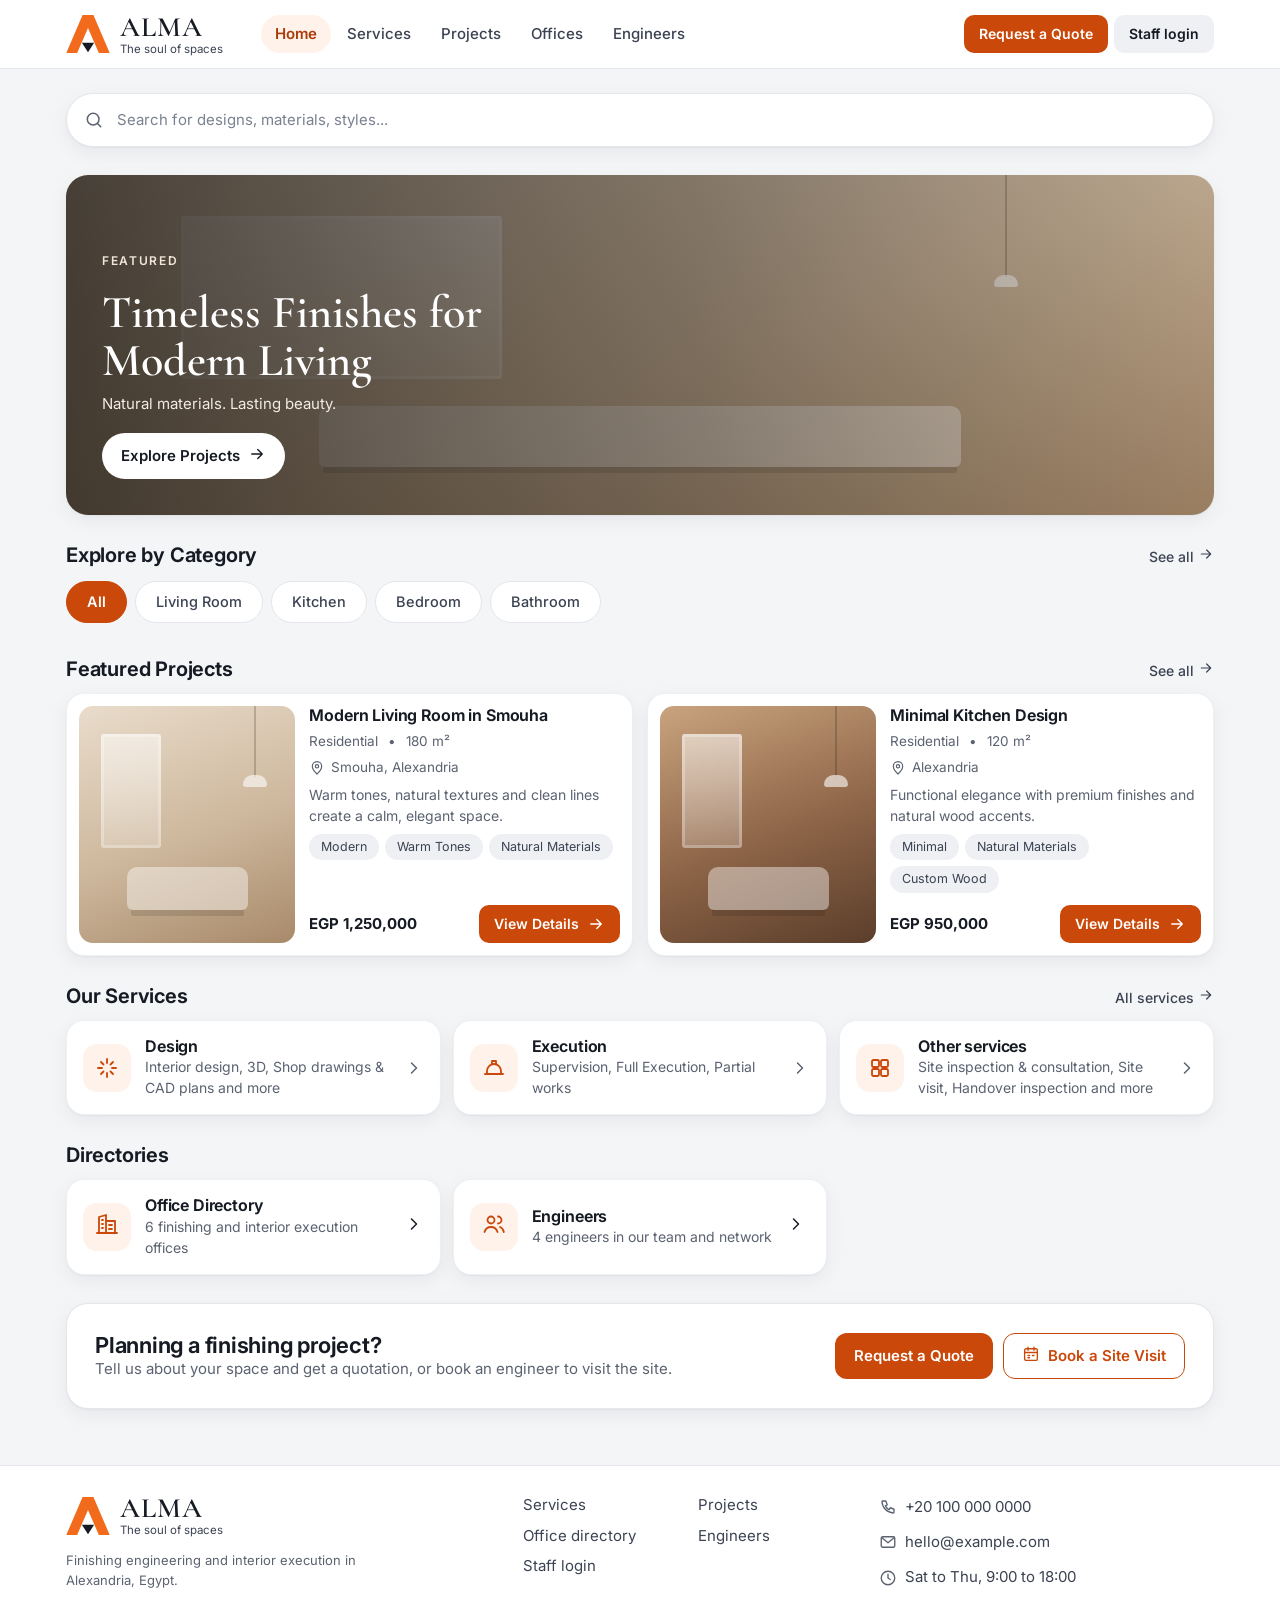
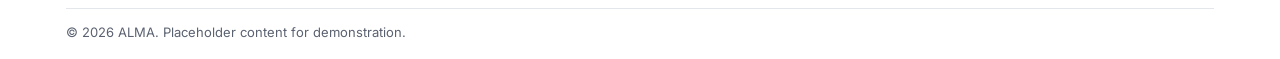
<file: index.html>
<!DOCTYPE html>
<html lang="en">
<head>
  <meta charset="utf-8">
  <meta name="viewport" content="width=device-width, initial-scale=1, viewport-fit=cover">
  <title>ALMA | The soul of spaces</title>
  <meta name="description" content="ALMA finishing engineering: interior design, execution and site supervision in Alexandria.">
  <meta name="theme-color" content="#FFFFFF">
  <link rel="icon" href="assets/favicon.svg" type="image/svg+xml">
  <!-- Optional font CDN (Google Fonts). Remove these 3 lines to use system fonts. -->
  <link rel="preconnect" href="https://fonts.googleapis.com">
  <link rel="preconnect" href="https://fonts.gstatic.com" crossorigin>
  <link href="https://fonts.googleapis.com/css2?family=Cormorant+Garamond:wght@500;600&family=Inter:wght@400;500;600;700&display=swap" rel="stylesheet">
  <link rel="stylesheet" href="css/styles.css">
</head>
<body data-page="home" data-tab="home" data-nav="public">
  <a class="skip-link" href="#main">Skip to content</a>
  <div id="app-header"></div>

  <main id="main" class="page container" tabindex="-1">

    <form class="search-bar" action="projects.html" role="search">
      <label for="home-search" class="sr-only">Search projects</label>
      <span data-icon="search"></span>
      <input id="home-search" name="q" type="search" placeholder="Search for designs, materials, styles..." autocomplete="off">
    </form>

    <section class="hero" aria-labelledby="hero-title">
      <div class="hero-media" id="hero-media"></div>
      <div class="hero-content">
        <p class="eyebrow" id="hero-eyebrow">Featured</p>
        <h1 id="hero-title" class="display">Timeless Finishes for Modern Living</h1>
        <p id="hero-sub">Natural materials. Lasting beauty.</p>
        <a class="btn btn-light btn-pill" href="projects.html">Explore Projects <span data-icon="arrowRight"></span></a>
      </div>
    </section>

    <section aria-labelledby="cat-title">
      <div class="section-head">
        <h2 id="cat-title">Explore by Category</h2>
        <a class="see-all" href="projects.html">See all <span data-icon="arrowRight"></span></a>
      </div>
      <nav id="home-categories" class="chip-row" aria-label="Project categories"></nav>
    </section>

    <section aria-labelledby="featured-title">
      <div class="section-head">
        <h2 id="featured-title">Featured Projects</h2>
        <a class="see-all" href="projects.html">See all <span data-icon="arrowRight"></span></a>
      </div>
      <div id="featured-list" class="card-list grid-2"></div>
    </section>

    <section aria-labelledby="services-title">
      <div class="section-head">
        <h2 id="services-title">Our Services</h2>
        <a class="see-all" href="services.html">All services <span data-icon="arrowRight"></span></a>
      </div>
      <div id="services-preview" class="tile-grid"></div>
    </section>

    <section aria-labelledby="dir-title">
      <div class="section-head"><h2 id="dir-title">Directories</h2></div>
      <div class="tile-grid">
        <a class="card tile" href="offices.html" style="text-decoration:none">
          <span class="tile-icon"><span data-icon="building"></span></span>
          <div><h3>Office Directory</h3><p id="office-count">Finishing and interior execution offices</p></div>
          <span data-icon="chevronRight"></span>
        </a>
        <a class="card tile" href="engineers.html" style="text-decoration:none">
          <span class="tile-icon"><span data-icon="users"></span></span>
          <div><h3>Engineers</h3><p id="engineer-count">Our team and network</p></div>
          <span data-icon="chevronRight"></span>
        </a>
      </div>
    </section>

    <section class="cta-band" aria-labelledby="cta-title">
      <div>
        <h2 id="cta-title">Planning a finishing project?</h2>
        <p class="muted">Tell us about your space and get a quotation, or book an engineer to visit the site.</p>
      </div>
      <div class="cta-actions">
        <button type="button" class="btn btn-primary" data-quote="quote">Request a Quote</button>
        <button type="button" class="btn btn-outline" data-quote="visit" data-service="site-visit"><span data-icon="calendar"></span>Book a Site Visit</button>
      </div>
    </section>
  </main>

  <div id="app-footer"></div>
  <div id="app-bottom-nav"></div>

  <script src="js/data.js"></script>
  <script src="js/app.js"></script>
  <script src="js/pages/home.js"></script>
</body>
</html>
</file>
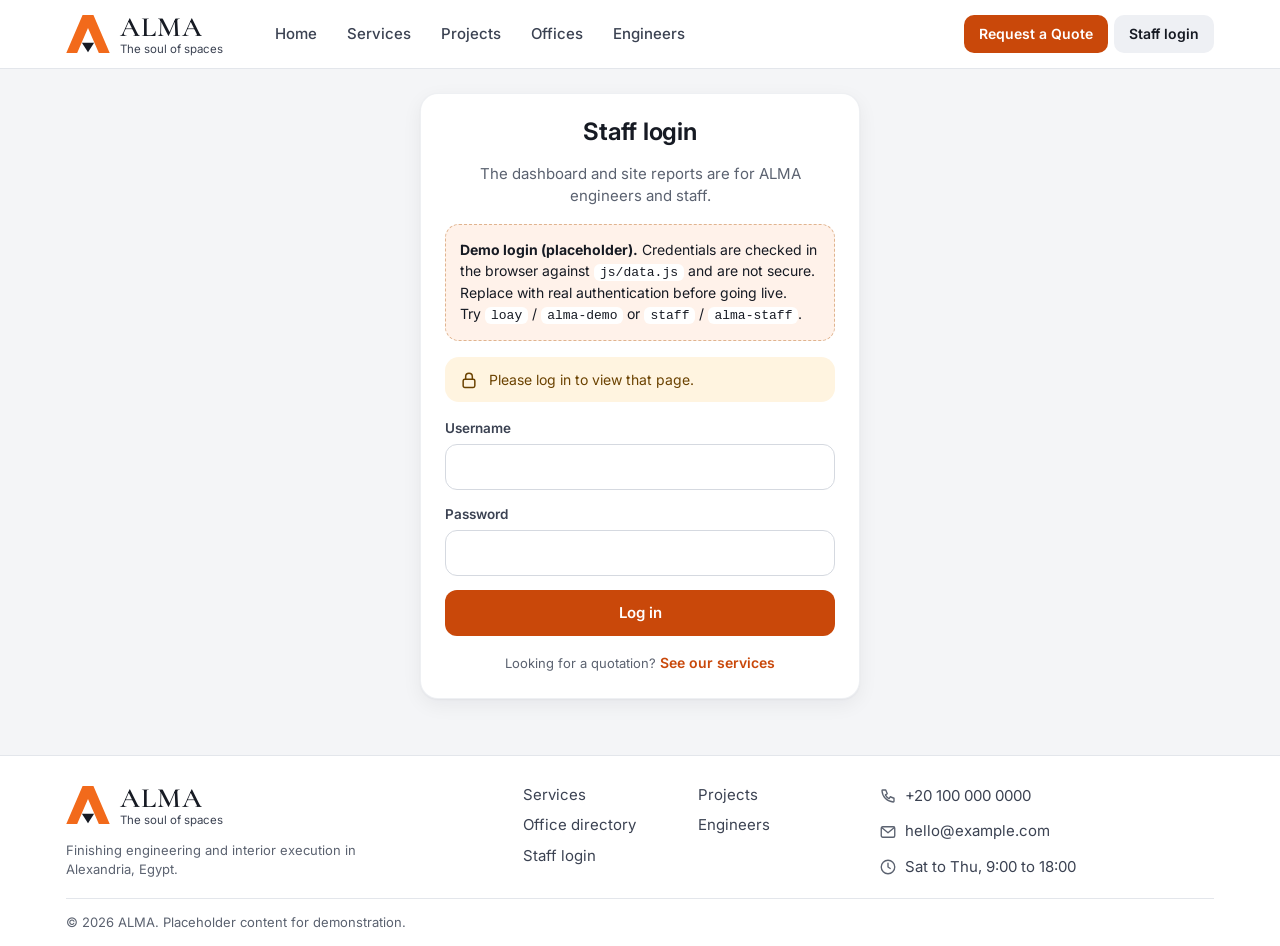
<file: dashboard.html>
<!DOCTYPE html>
<html lang="en">
<head>
  <meta charset="utf-8">
  <meta name="viewport" content="width=device-width, initial-scale=1, viewport-fit=cover">
  <title>Dashboard | ALMA</title>
  <meta name="description" content="Engineer dashboard.">
  <meta name="theme-color" content="#FFFFFF">
  <link rel="icon" href="assets/favicon.svg" type="image/svg+xml">
  <!-- Optional font CDN (Google Fonts). Remove these 3 lines to use system fonts. -->
  <link rel="preconnect" href="https://fonts.googleapis.com">
  <link rel="preconnect" href="https://fonts.gstatic.com" crossorigin>
  <link href="https://fonts.googleapis.com/css2?family=Cormorant+Garamond:wght@500;600&family=Inter:wght@400;500;600;700&display=swap" rel="stylesheet">
  <link rel="stylesheet" href="css/styles.css">
</head>
<body data-page="dashboard" data-tab="home" data-nav="staff" data-protected="true">
  <a class="skip-link" href="#main">Skip to content</a>
  <div id="app-header"></div>

  <main id="main" class="page container" tabindex="-1">

    <div id="dashboard-view"></div>
  </main>

  <div id="app-footer"></div>
  <div id="app-bottom-nav"></div>

  <script src="js/data.js"></script>
  <script src="js/app.js"></script>
  <script src="js/pages/dashboard.js"></script>
</body>
</html>
</file>
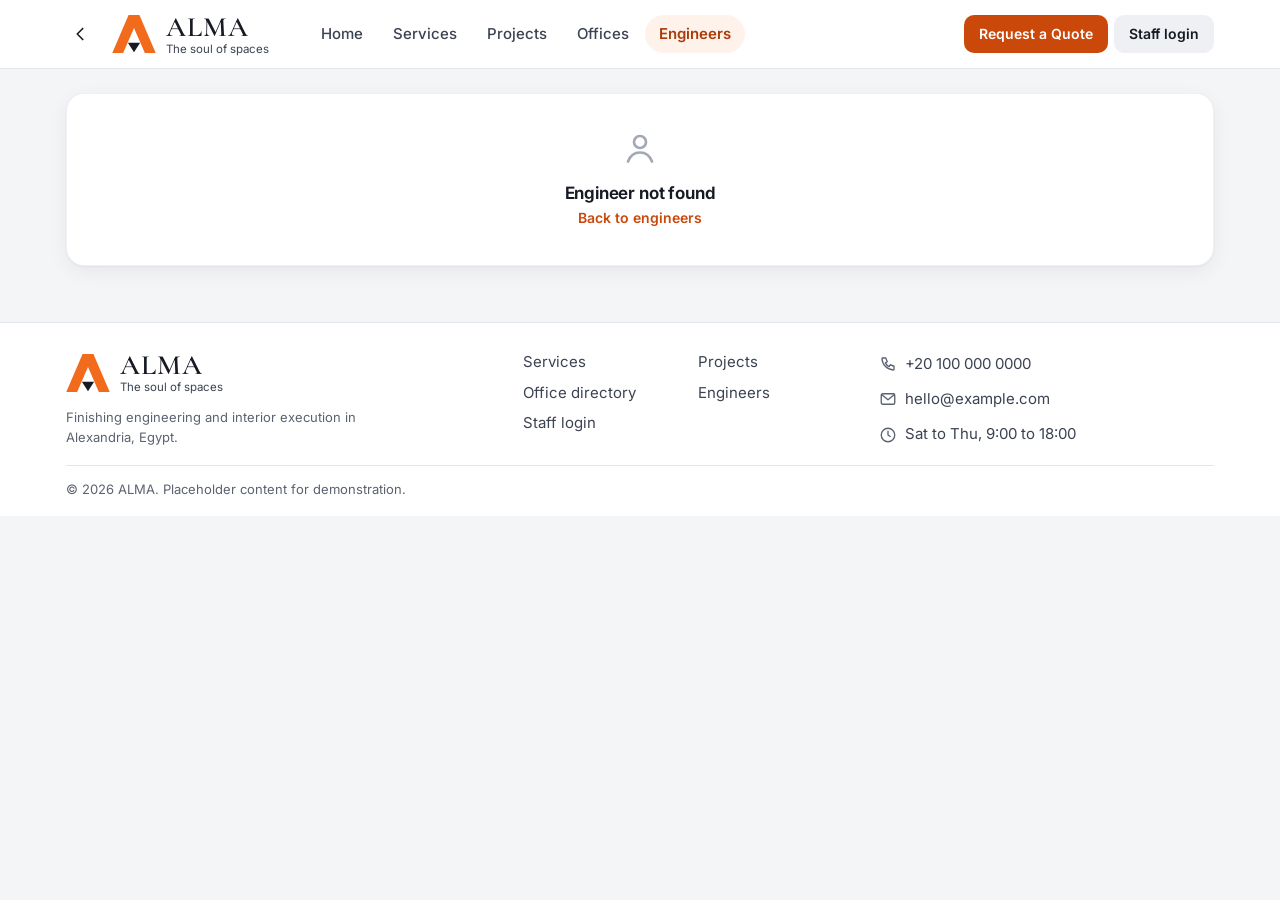
<file: engineer.html>
<!DOCTYPE html>
<html lang="en">
<head>
  <meta charset="utf-8">
  <meta name="viewport" content="width=device-width, initial-scale=1, viewport-fit=cover">
  <title>Engineer profile | ALMA</title>
  <meta name="description" content="Engineer profile and completed projects.">
  <meta name="theme-color" content="#FFFFFF">
  <link rel="icon" href="assets/favicon.svg" type="image/svg+xml">
  <!-- Optional font CDN (Google Fonts). Remove these 3 lines to use system fonts. -->
  <link rel="preconnect" href="https://fonts.googleapis.com">
  <link rel="preconnect" href="https://fonts.gstatic.com" crossorigin>
  <link href="https://fonts.googleapis.com/css2?family=Cormorant+Garamond:wght@500;600&family=Inter:wght@400;500;600;700&display=swap" rel="stylesheet">
  <link rel="stylesheet" href="css/styles.css">
</head>
<body data-page="engineers" data-tab="profile" data-nav="public" data-back="engineers.html">
  <a class="skip-link" href="#main">Skip to content</a>
  <div id="app-header"></div>

  <main id="main" class="page container" tabindex="-1">

    <div id="engineer-profile"></div>
  </main>

  <div id="app-footer"></div>
  <div id="app-bottom-nav"></div>

  <script src="js/data.js"></script>
  <script src="js/app.js"></script>
  <script src="js/pages/engineer.js"></script>
</body>
</html>
</file>
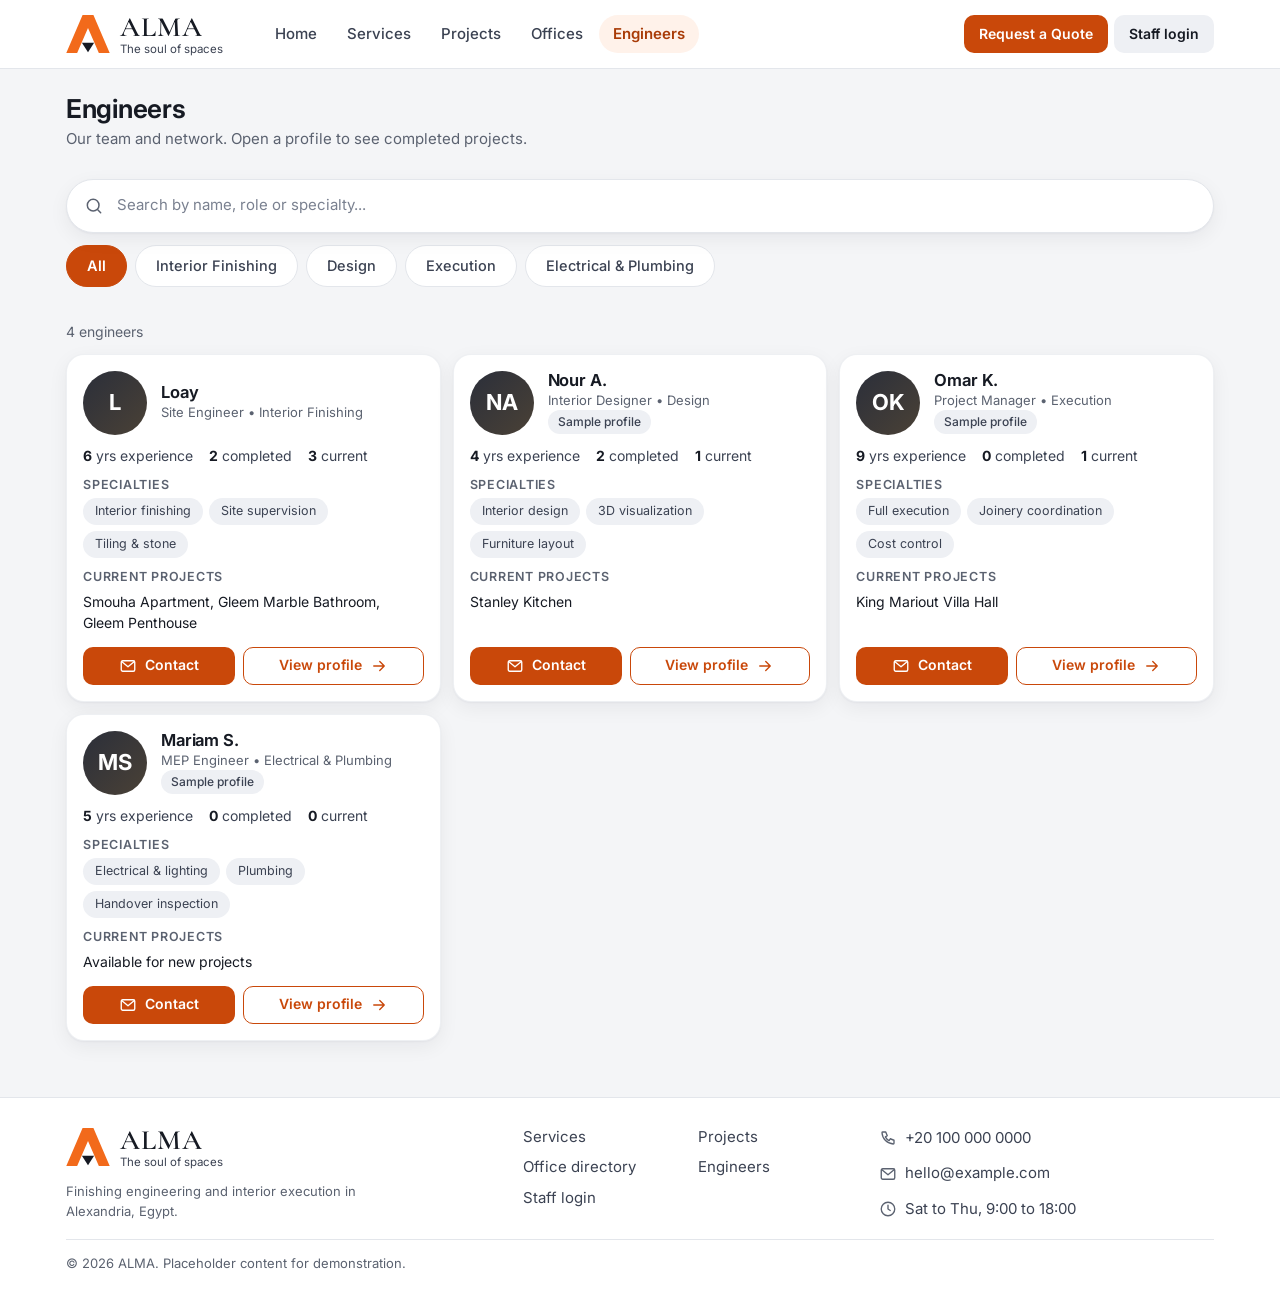
<file: engineers.html>
<!DOCTYPE html>
<html lang="en">
<head>
  <meta charset="utf-8">
  <meta name="viewport" content="width=device-width, initial-scale=1, viewport-fit=cover">
  <title>Engineers | ALMA</title>
  <meta name="description" content="ALMA engineers and network.">
  <meta name="theme-color" content="#FFFFFF">
  <link rel="icon" href="assets/favicon.svg" type="image/svg+xml">
  <!-- Optional font CDN (Google Fonts). Remove these 3 lines to use system fonts. -->
  <link rel="preconnect" href="https://fonts.googleapis.com">
  <link rel="preconnect" href="https://fonts.gstatic.com" crossorigin>
  <link href="https://fonts.googleapis.com/css2?family=Cormorant+Garamond:wght@500;600&family=Inter:wght@400;500;600;700&display=swap" rel="stylesheet">
  <link rel="stylesheet" href="css/styles.css">
</head>
<body data-page="engineers" data-tab="explore" data-nav="public">
  <a class="skip-link" href="#main">Skip to content</a>
  <div id="app-header"></div>

  <main id="main" class="page container" tabindex="-1">

    <header class="page-head">
      <div>
        <h1>Engineers</h1>
        <p>Our team and network. Open a profile to see completed projects.</p>
      </div>
    </header>

    <div class="toolbar">
      <form class="search-bar" role="search" onsubmit="return false">
        <label for="eng-search" class="sr-only">Search engineers by name, role or specialty</label>
        <span data-icon="search"></span>
        <input id="eng-search" type="search" placeholder="Search by name, role or specialty..." autocomplete="off">
      </form>
      <div id="eng-filter" aria-label="Filter by discipline"></div>
    </div>

    <section aria-labelledby="eng-results">
      <h2 id="eng-results" class="sr-only">Engineers</h2>
      <p class="results-count" id="eng-count" aria-live="polite"></p>
      <div id="eng-list" class="dir-grid" style="margin-top:12px"></div>
    </section>
  </main>

  <div id="app-footer"></div>
  <div id="app-bottom-nav"></div>

  <script src="js/data.js"></script>
  <script src="js/app.js"></script>
  <script src="js/pages/engineers.js"></script>
</body>
</html>
</file>
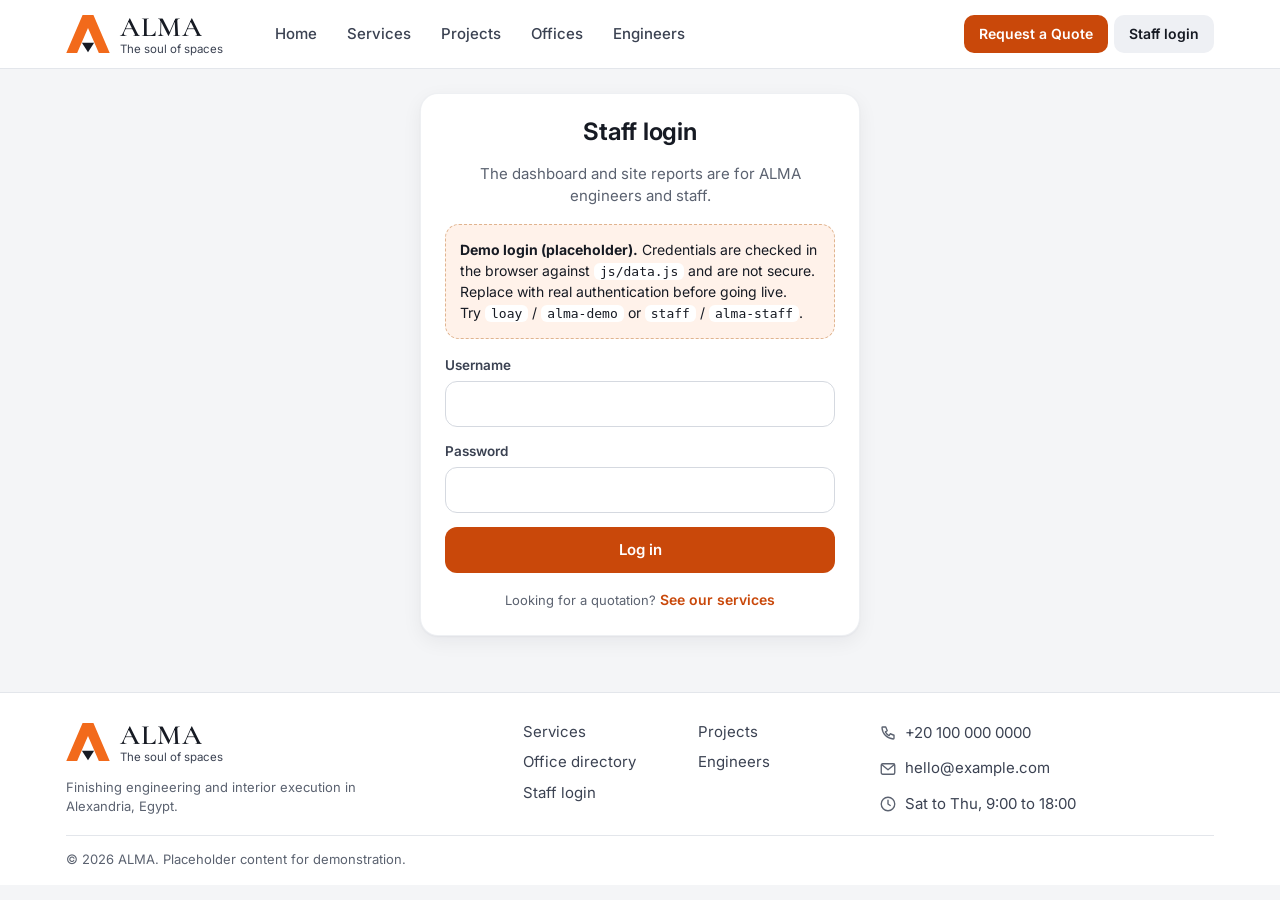
<file: login.html>
<!DOCTYPE html>
<html lang="en">
<head>
  <meta charset="utf-8">
  <meta name="viewport" content="width=device-width, initial-scale=1, viewport-fit=cover">
  <title>Staff login | ALMA</title>
  <meta name="description" content="Staff and engineer login.">
  <meta name="theme-color" content="#FFFFFF">
  <link rel="icon" href="assets/favicon.svg" type="image/svg+xml">
  <!-- Optional font CDN (Google Fonts). Remove these 3 lines to use system fonts. -->
  <link rel="preconnect" href="https://fonts.googleapis.com">
  <link rel="preconnect" href="https://fonts.gstatic.com" crossorigin>
  <link href="https://fonts.googleapis.com/css2?family=Cormorant+Garamond:wght@500;600&family=Inter:wght@400;500;600;700&display=swap" rel="stylesheet">
  <link rel="stylesheet" href="css/styles.css">
</head>
<body data-page="login" data-tab="profile" data-nav="public">
  <a class="skip-link" href="#main">Skip to content</a>
  <div id="app-header"></div>

  <main id="main" class="page container" tabindex="-1">

    <div class="login-wrap">
      <section class="card login-card" aria-labelledby="login-title">
        <h1 id="login-title">Staff login</h1>
        <p class="muted" style="text-align:center">The dashboard and site reports are for ALMA engineers and staff.</p>

        <div class="demo-box" role="note">
          <strong>Demo login (placeholder).</strong> Credentials are checked in the browser against <code>js/data.js</code> and are not secure.
          Replace with real authentication before going live.<br>
          Try <code>loay</code> / <code>alma-demo</code> or <code>staff</code> / <code>alma-staff</code>.
        </div>

        <form id="login-form" class="form-grid" style="grid-template-columns:1fr" novalidate>
          <div class="field"><label for="username">Username</label><input id="username" name="username" autocomplete="username" required></div>
          <div class="field"><label for="password">Password</label><input id="password" name="password" type="password" autocomplete="current-password" required></div>
          <p class="error-text" id="login-error" role="alert" hidden></p>
          <button type="submit" class="btn btn-primary btn-block">Log in</button>
        </form>
        <p class="muted small" style="text-align:center">Looking for a quotation? <a href="services.html" class="text-link">See our services</a></p>
      </section>
    </div>
  </main>

  <div id="app-footer"></div>
  <div id="app-bottom-nav"></div>

  <script src="js/data.js"></script>
  <script src="js/app.js"></script>
  <script src="js/pages/login.js"></script>
</body>
</html>
</file>
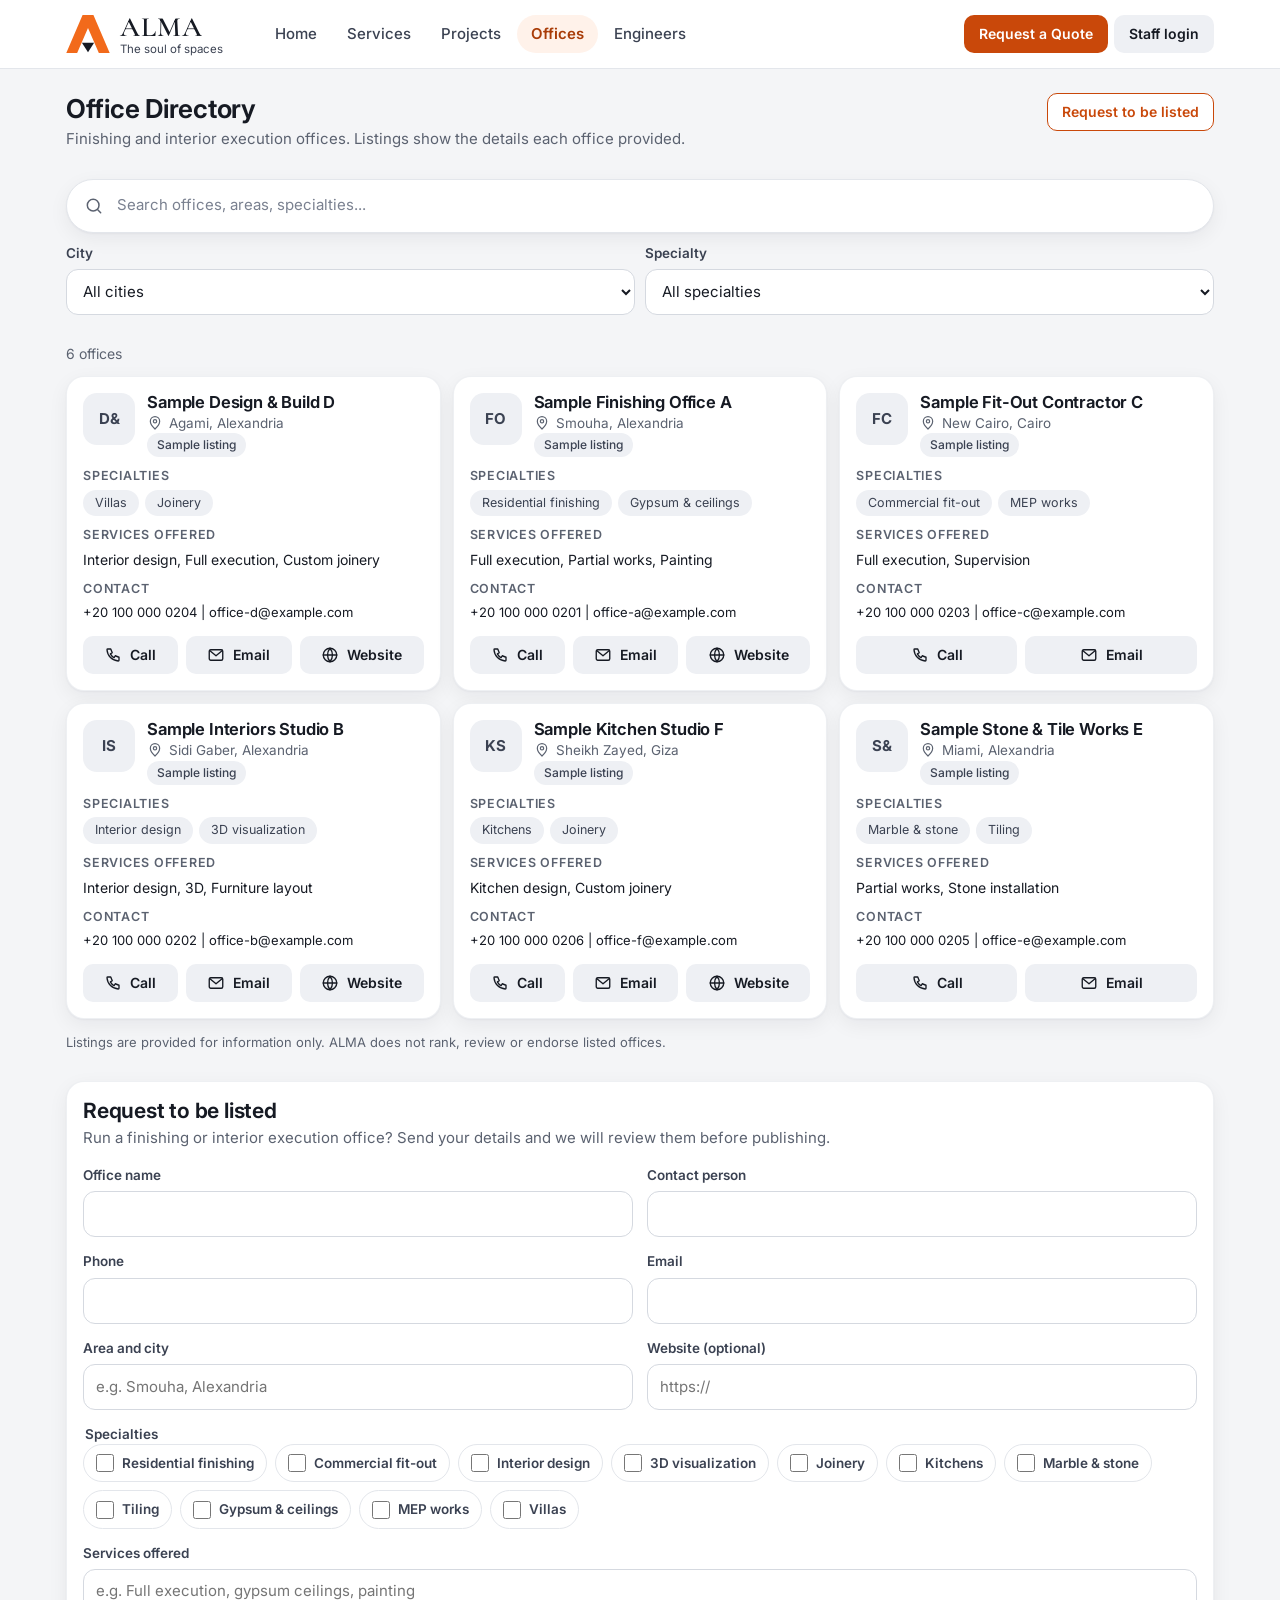
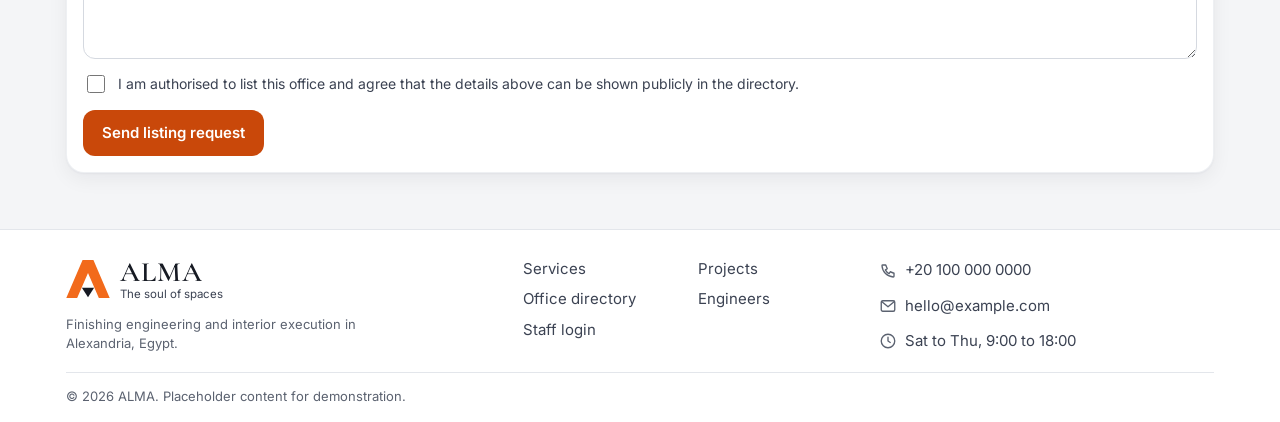
<file: offices.html>
<!DOCTYPE html>
<html lang="en">
<head>
  <meta charset="utf-8">
  <meta name="viewport" content="width=device-width, initial-scale=1, viewport-fit=cover">
  <title>Office Directory | ALMA</title>
  <meta name="description" content="Directory of finishing and interior execution offices.">
  <meta name="theme-color" content="#FFFFFF">
  <link rel="icon" href="assets/favicon.svg" type="image/svg+xml">
  <!-- Optional font CDN (Google Fonts). Remove these 3 lines to use system fonts. -->
  <link rel="preconnect" href="https://fonts.googleapis.com">
  <link rel="preconnect" href="https://fonts.gstatic.com" crossorigin>
  <link href="https://fonts.googleapis.com/css2?family=Cormorant+Garamond:wght@500;600&family=Inter:wght@400;500;600;700&display=swap" rel="stylesheet">
  <link rel="stylesheet" href="css/styles.css">
</head>
<body data-page="offices" data-tab="explore" data-nav="public">
  <a class="skip-link" href="#main">Skip to content</a>
  <div id="app-header"></div>

  <main id="main" class="page container" tabindex="-1">

    <header class="page-head">
      <div>
        <h1>Office Directory</h1>
        <p>Finishing and interior execution offices. Listings show the details each office provided.</p>
      </div>
      <a class="btn btn-outline btn-sm" href="#listing-form-wrap">Request to be listed</a>
    </header>

    <div class="toolbar">
      <form class="search-bar" role="search" onsubmit="return false">
        <label for="office-search" class="sr-only">Search offices by name, area, specialty or service</label>
        <span data-icon="search"></span>
        <input id="office-search" type="search" placeholder="Search offices, areas, specialties..." autocomplete="off">
      </form>
      <div class="toolbar-row">
        <div class="field"><label for="office-city">City</label><select id="office-city"></select></div>
        <div class="field"><label for="office-specialty">Specialty</label><select id="office-specialty"></select></div>
      </div>
    </div>

    <section aria-labelledby="office-results">
      <h2 id="office-results" class="sr-only">Offices</h2>
      <p class="results-count" id="office-count" aria-live="polite"></p>
      <div id="office-list" class="dir-grid" style="margin-top:12px"></div>
      <p class="muted small" style="margin-top:14px">Listings are provided for information only. ALMA does not rank, review or endorse listed offices.</p>
    </section>

    <section class="card card-pad" id="listing-form-wrap" aria-labelledby="listing-title" style="scroll-margin-top:84px">
      <h2 id="listing-title" style="font-size:21px">Request to be listed</h2>
      <p class="muted" style="margin:4px 0 16px">Run a finishing or interior execution office? Send your details and we will review them before publishing.</p>
      <form id="listing-form" class="form-grid" novalidate>
        <div class="field"><label for="l-name">Office name</label><input id="l-name" name="officeName" required autocomplete="organization"></div>
        <div class="field"><label for="l-person">Contact person</label><input id="l-person" name="contactPerson" required autocomplete="name"></div>
        <div class="field"><label for="l-phone">Phone</label><input id="l-phone" name="phone" type="tel" required autocomplete="tel" pattern="\+?[0-9 ]{7,}"></div>
        <div class="field"><label for="l-email">Email</label><input id="l-email" name="email" type="email" required autocomplete="email"></div>
        <div class="field"><label for="l-location">Area and city</label><input id="l-location" name="location" required placeholder="e.g. Smouha, Alexandria"></div>
        <div class="field"><label for="l-website">Website (optional)</label><input id="l-website" name="website" type="url" placeholder="https://"></div>
        <fieldset class="field field-wide">
          <legend>Specialties</legend>
          <div class="check-grid" id="l-specialties"></div>
        </fieldset>
        <div class="field field-wide"><label for="l-services">Services offered</label><textarea id="l-services" name="services" rows="3" required placeholder="e.g. Full execution, gypsum ceilings, painting"></textarea></div>
        <label class="check-line field-wide"><input type="checkbox" name="consent" required> I am authorised to list this office and agree that the details above can be shown publicly in the directory.</label>
        <p class="error-text field-wide" id="listing-error" role="alert" hidden></p>
        <div class="field-wide"><button type="submit" class="btn btn-primary">Send listing request</button></div>
      </form>
    </section>
  </main>

  <div id="app-footer"></div>
  <div id="app-bottom-nav"></div>

  <script src="js/data.js"></script>
  <script src="js/app.js"></script>
  <script src="js/pages/offices.js"></script>
</body>
</html>
</file>
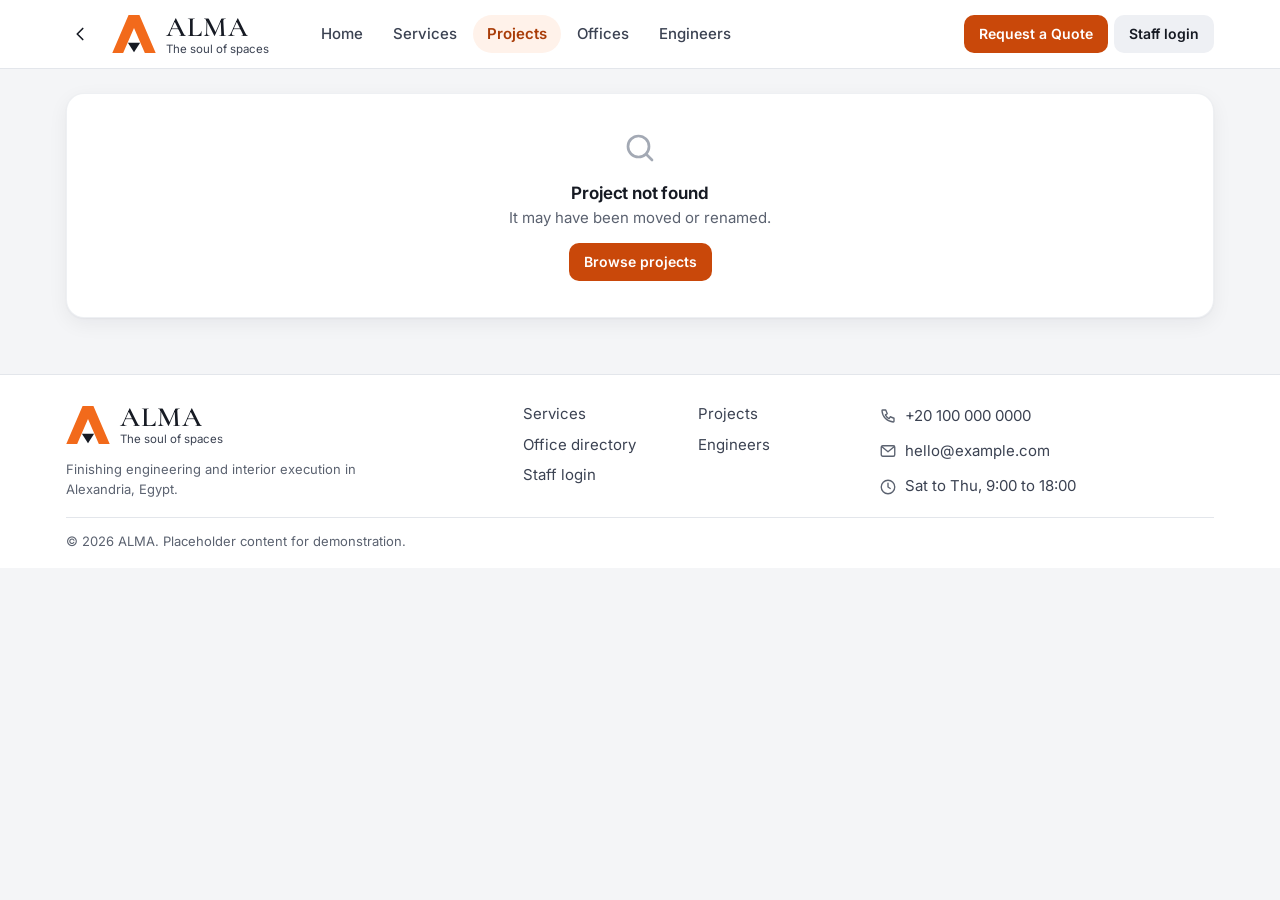
<file: project.html>
<!DOCTYPE html>
<html lang="en">
<head>
  <meta charset="utf-8">
  <meta name="viewport" content="width=device-width, initial-scale=1, viewport-fit=cover">
  <title>Project | ALMA</title>
  <meta name="description" content="Project details, gallery and materials.">
  <meta name="theme-color" content="#FFFFFF">
  <link rel="icon" href="assets/favicon.svg" type="image/svg+xml">
  <!-- Optional font CDN (Google Fonts). Remove these 3 lines to use system fonts. -->
  <link rel="preconnect" href="https://fonts.googleapis.com">
  <link rel="preconnect" href="https://fonts.gstatic.com" crossorigin>
  <link href="https://fonts.googleapis.com/css2?family=Cormorant+Garamond:wght@500;600&family=Inter:wght@400;500;600;700&display=swap" rel="stylesheet">
  <link rel="stylesheet" href="css/styles.css">
</head>
<body data-page="projects" data-tab="explore" data-nav="public" data-back="projects.html">
  <a class="skip-link" href="#main">Skip to content</a>
  <div id="app-header"></div>

  <main id="main" class="page container" tabindex="-1">

    <div id="project-detail"></div>
  </main>

  <div id="app-footer"></div>
  <div id="app-bottom-nav"></div>

  <script src="js/data.js"></script>
  <script src="js/app.js"></script>
  <script src="js/pages/project.js"></script>
</body>
</html>
</file>
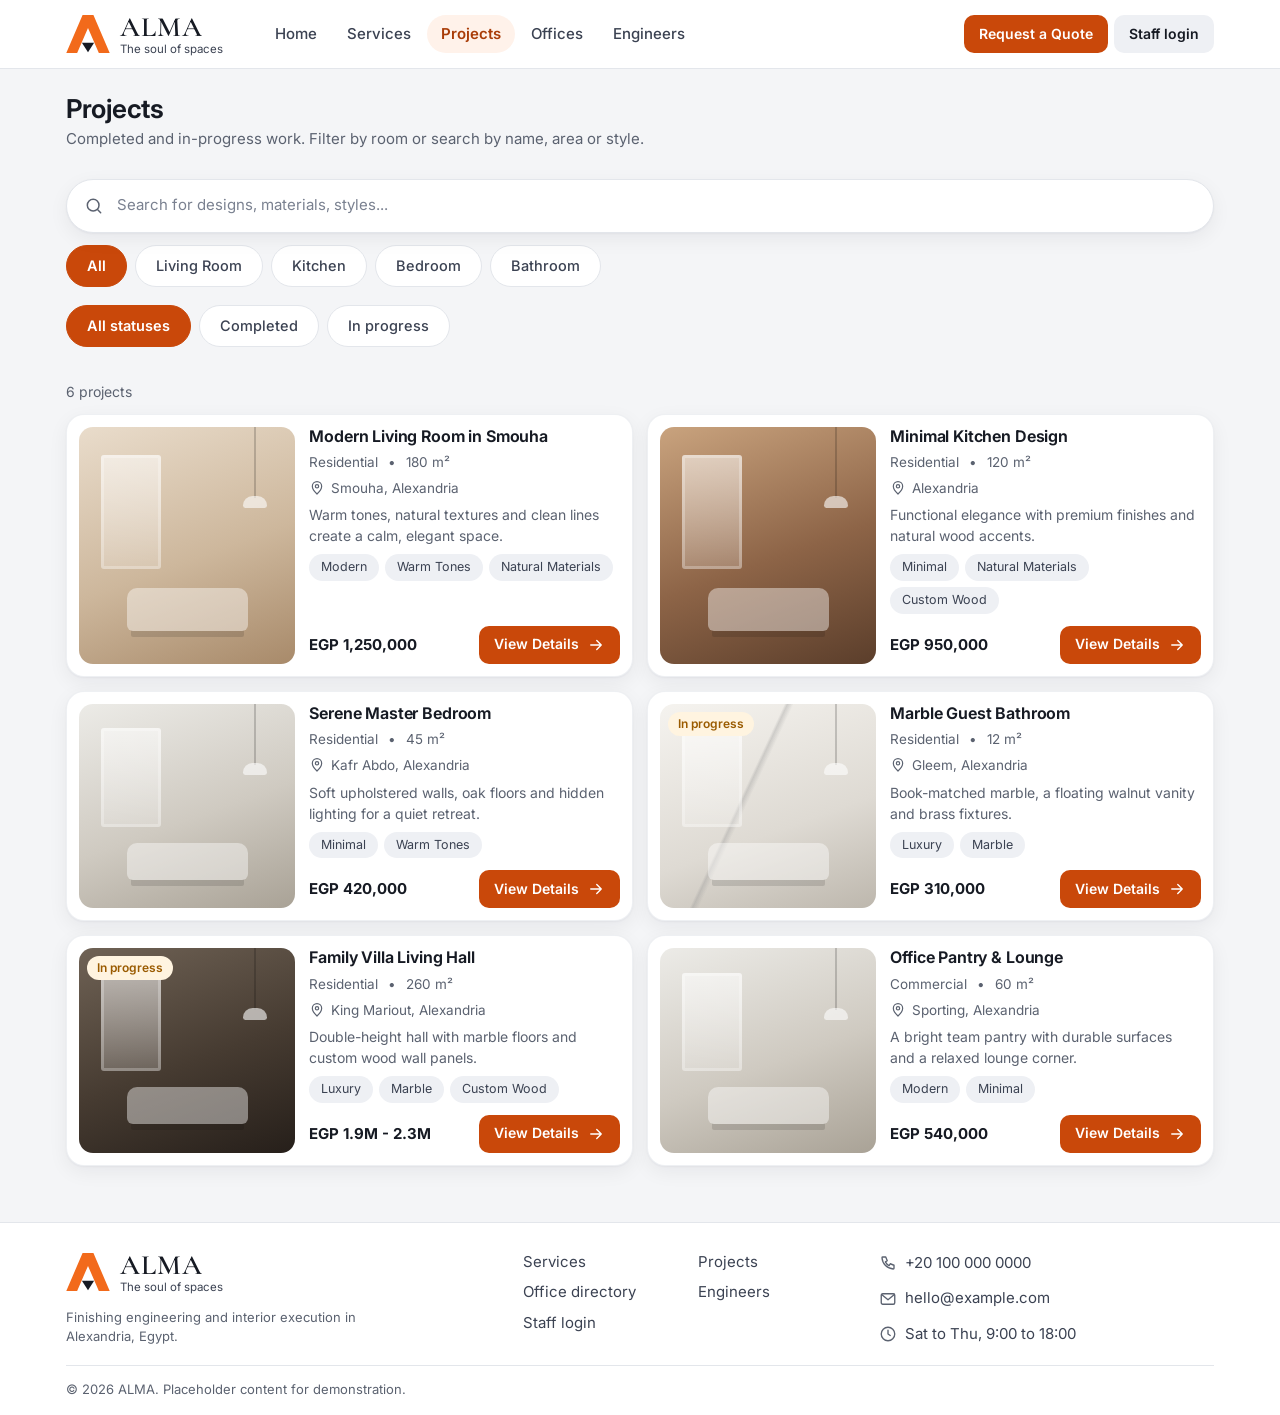
<file: projects.html>
<!DOCTYPE html>
<html lang="en">
<head>
  <meta charset="utf-8">
  <meta name="viewport" content="width=device-width, initial-scale=1, viewport-fit=cover">
  <title>Projects | ALMA</title>
  <meta name="description" content="Completed and in-progress finishing projects by ALMA.">
  <meta name="theme-color" content="#FFFFFF">
  <link rel="icon" href="assets/favicon.svg" type="image/svg+xml">
  <!-- Optional font CDN (Google Fonts). Remove these 3 lines to use system fonts. -->
  <link rel="preconnect" href="https://fonts.googleapis.com">
  <link rel="preconnect" href="https://fonts.gstatic.com" crossorigin>
  <link href="https://fonts.googleapis.com/css2?family=Cormorant+Garamond:wght@500;600&family=Inter:wght@400;500;600;700&display=swap" rel="stylesheet">
  <link rel="stylesheet" href="css/styles.css">
</head>
<body data-page="projects" data-tab="explore" data-nav="public">
  <a class="skip-link" href="#main">Skip to content</a>
  <div id="app-header"></div>

  <main id="main" class="page container" tabindex="-1">

    <header class="page-head">
      <div>
        <h1 id="projects-title">Projects</h1>
        <p id="projects-sub">Completed and in-progress work. Filter by room or search by name, area or style.</p>
      </div>
    </header>

    <div class="toolbar">
      <form class="search-bar" role="search" onsubmit="return false">
        <label for="project-search" class="sr-only">Search projects by title, location or tag</label>
        <span data-icon="search"></span>
        <input id="project-search" type="search" placeholder="Search for designs, materials, styles..." autocomplete="off">
      </form>
      <div id="category-filter" aria-label="Filter by category"></div>
      <div id="status-filter" aria-label="Filter by status"></div>
    </div>

    <section aria-labelledby="results-label">
      <h2 id="results-label" class="sr-only">Results</h2>
      <p class="results-count" id="results-count" aria-live="polite"></p>
      <div id="project-list" class="card-list grid-2" style="margin-top:12px"></div>
    </section>
  </main>

  <div id="app-footer"></div>
  <div id="app-bottom-nav"></div>

  <script src="js/data.js"></script>
  <script src="js/app.js"></script>
  <script src="js/pages/projects.js"></script>
</body>
</html>
</file>
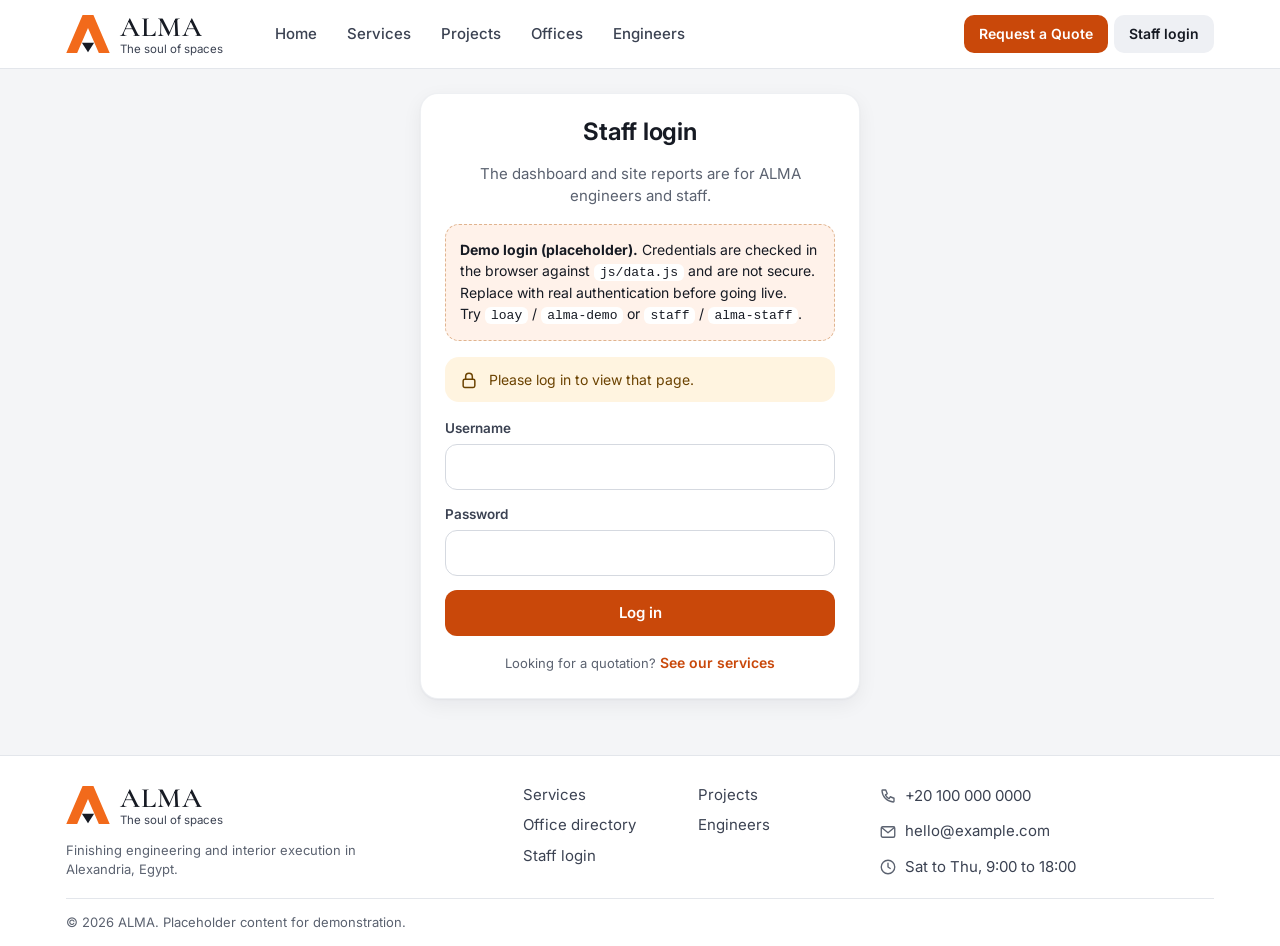
<file: reports.html>
<!DOCTYPE html>
<html lang="en">
<head>
  <meta charset="utf-8">
  <meta name="viewport" content="width=device-width, initial-scale=1, viewport-fit=cover">
  <title>Site Reports | ALMA</title>
  <meta name="description" content="Daily journal and weekly site reports.">
  <meta name="theme-color" content="#FFFFFF">
  <link rel="icon" href="assets/favicon.svg" type="image/svg+xml">
  <!-- Optional font CDN (Google Fonts). Remove these 3 lines to use system fonts. -->
  <link rel="preconnect" href="https://fonts.googleapis.com">
  <link rel="preconnect" href="https://fonts.gstatic.com" crossorigin>
  <link href="https://fonts.googleapis.com/css2?family=Cormorant+Garamond:wght@500;600&family=Inter:wght@400;500;600;700&display=swap" rel="stylesheet">
  <link rel="stylesheet" href="css/styles.css">
</head>
<body data-page="reports" data-tab="calendar" data-nav="staff" data-protected="true">
  <a class="skip-link" href="#main">Skip to content</a>
  <div id="app-header"></div>

  <main id="main" class="page container" tabindex="-1">

    <header class="page-head no-print">
      <div>
        <h1>Site Reports</h1>
        <p>Daily journal and weekly summaries, per site.</p>
      </div>
      <button type="button" class="btn btn-primary btn-sm" id="new-entry"><span data-icon="plus"></span>New journal entry</button>
    </header>

    <div class="toolbar no-print">
      <div class="segmented" role="tablist" aria-label="Report type">
        <button type="button" role="tab" id="tab-daily" aria-controls="daily-panel" aria-selected="true">Daily</button>
        <button type="button" role="tab" id="tab-weekly" aria-controls="weekly-panel" aria-selected="false" tabindex="-1">Weekly</button>
      </div>
      <div class="toolbar-row">
        <div class="field"><label for="site-select">Site</label><select id="site-select"></select></div>
        <div class="field" id="date-wrap"><label for="date-input">Date</label><input id="date-input" type="date"></div>
        <div class="field" id="week-wrap" hidden><label for="week-select">Week (Sat to Fri)</label><select id="week-select"></select></div>
      </div>
      <div id="recent-days" aria-label="Days with entries"></div>
      <div class="report-actions">
        <button type="button" class="btn btn-ghost btn-sm" id="export-csv"><span data-icon="download"></span>Export CSV</button>
        <button type="button" class="btn btn-ghost btn-sm" id="print-report"><span data-icon="printer"></span>Print / Save as PDF</button>
      </div>
    </div>

    <div class="print-only" id="print-title"></div>
    <section id="daily-panel" role="tabpanel" aria-labelledby="tab-daily"></section>
    <section id="weekly-panel" role="tabpanel" aria-labelledby="tab-weekly" hidden></section>
  </main>

  <div id="app-footer"></div>
  <div id="app-bottom-nav"></div>

  <script src="js/data.js"></script>
  <script src="js/app.js"></script>
  <script src="js/pages/reports.js"></script>
</body>
</html>
</file>
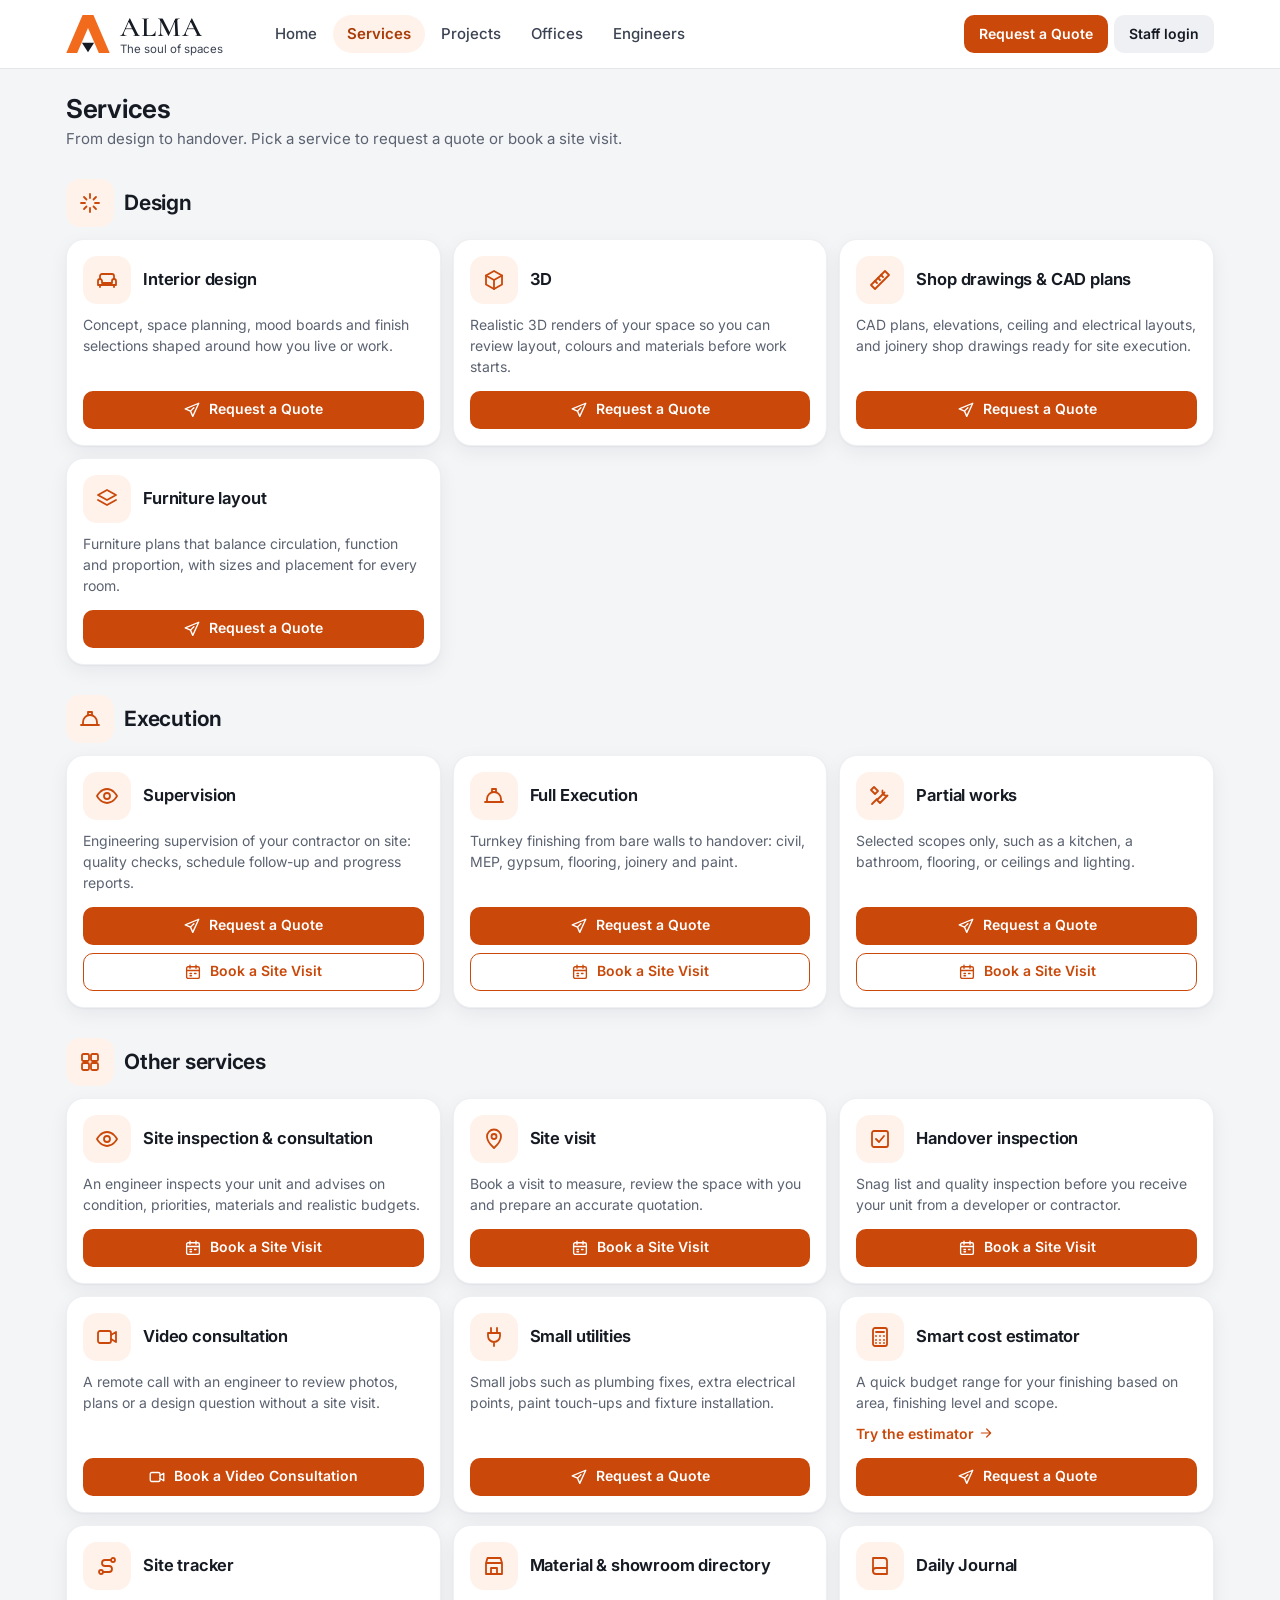
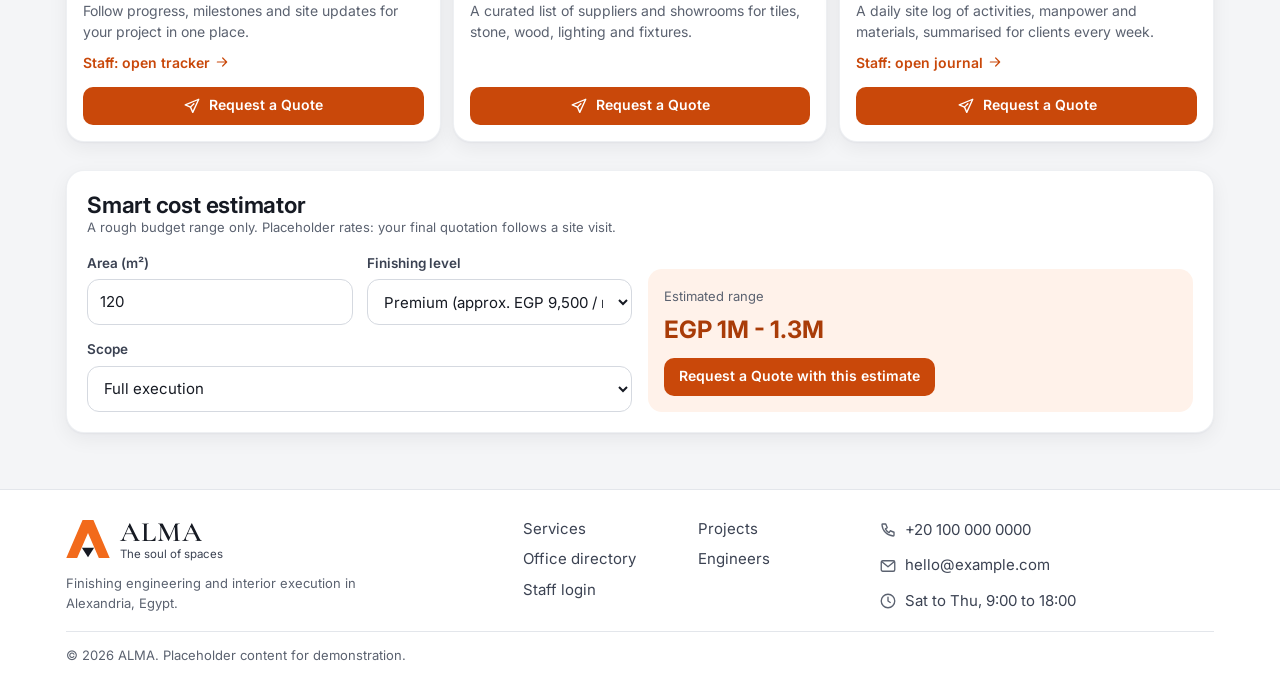
<file: services.html>
<!DOCTYPE html>
<html lang="en">
<head>
  <meta charset="utf-8">
  <meta name="viewport" content="width=device-width, initial-scale=1, viewport-fit=cover">
  <title>Services | ALMA</title>
  <meta name="description" content="Design, execution, inspection and site services from ALMA.">
  <meta name="theme-color" content="#FFFFFF">
  <link rel="icon" href="assets/favicon.svg" type="image/svg+xml">
  <!-- Optional font CDN (Google Fonts). Remove these 3 lines to use system fonts. -->
  <link rel="preconnect" href="https://fonts.googleapis.com">
  <link rel="preconnect" href="https://fonts.gstatic.com" crossorigin>
  <link href="https://fonts.googleapis.com/css2?family=Cormorant+Garamond:wght@500;600&family=Inter:wght@400;500;600;700&display=swap" rel="stylesheet">
  <link rel="stylesheet" href="css/styles.css">
</head>
<body data-page="services" data-tab="add" data-nav="public">
  <a class="skip-link" href="#main">Skip to content</a>
  <div id="app-header"></div>

  <main id="main" class="page container" tabindex="-1">

    <header class="page-head">
      <div>
        <h1>Services</h1>
        <p>From design to handover. Pick a service to request a quote or book a site visit.</p>
      </div>
    </header>

    <div id="service-groups"></div>

    <section class="card estimator" id="estimator" aria-labelledby="est-title">
      <div class="estimator-head">
        <h2 id="est-title">Smart cost estimator</h2>
        <p class="muted small">A rough budget range only. Placeholder rates: your final quotation follows a site visit.</p>
      </div>
      <div class="form-grid">
        <div class="field"><label for="est-area">Area (m²)</label><input id="est-area" type="number" min="1" value="120" inputmode="numeric"></div>
        <div class="field"><label for="est-level">Finishing level</label><select id="est-level"></select></div>
        <div class="field field-wide"><label for="est-scope">Scope</label><select id="est-scope"></select></div>
      </div>
      <div class="estimate-out" aria-live="polite">
        <span class="muted small">Estimated range</span>
        <strong id="est-result">EGP 0</strong>
        <button type="button" class="btn btn-primary btn-sm" id="est-quote" style="margin-top:10px">Request a Quote with this estimate</button>
      </div>
    </section>
  </main>

  <div id="app-footer"></div>
  <div id="app-bottom-nav"></div>

  <script src="js/data.js"></script>
  <script src="js/app.js"></script>
  <script src="js/pages/services.js"></script>
</body>
</html>
</file>
<file: css/styles.css>
/* ==========================================================================
   ALMA | styles.css  (mobile-first, light theme)
   1. Tokens   2. Base   3. Shell (header, drawer, bottom nav, footer)
   4. Components (buttons, chips, tags, cards, media, forms, modal, toast)
   5. Pages    6. Desktop breakpoints   7. Print
   ========================================================================== */

/* 1. Tokens ---------------------------------------------------------------- */
:root {
  --bg: #F4F5F7;          /* light gray page */
  --surface: #FFFFFF;     /* white cards */
  --surface-2: #F8F9FB;
  --ink: #161A23;
  --ink-2: #3B4252;
  --muted: #5B6270;
  --line: #E3E6EB;
  --chip: #EEF0F4;

  --accent: #F26A1B;      /* brand orange: icons, active marks, focus ring */
  --accent-600: #C9480A;  /* deeper orange for filled buttons/text: 4.6:1 with white (WCAG AA) */
  --accent-700: #A93C08;
  --accent-50: #FFF2EA;
  --accent-100: #FFE1CC;

  --success: #1A7F45;
  --success-50: #E8F6EE;
  --warn: #9A5B00;
  --warn-50: #FFF4E0;
  --danger: #B42318;

  --radius: 18px;
  --radius-sm: 12px;
  --shadow: 0 1px 2px rgba(16, 24, 40, .04), 0 6px 20px rgba(16, 24, 40, .06);
  --shadow-lg: 0 20px 50px rgba(16, 24, 40, .18);

  --font: 'Inter', system-ui, -apple-system, 'Segoe UI', Roboto, Arial, sans-serif;
  --font-display: 'Cormorant Garamond', Georgia, 'Times New Roman', serif;

  --header-h: 68px;
  --nav-h: 70px;
}

/* 2. Base ------------------------------------------------------------------ */
*, *::before, *::after { box-sizing: border-box; }
html { -webkit-text-size-adjust: 100%; scroll-behavior: smooth; }
body {
  margin: 0; font-family: var(--font); font-size: 15px; line-height: 1.5;
  color: var(--ink); background: var(--bg);
  padding-bottom: calc(var(--nav-h) + env(safe-area-inset-bottom));
  -webkit-font-smoothing: antialiased;
}
img { max-width: 100%; display: block; }
a { color: inherit; }
button, input, select, textarea { font: inherit; color: inherit; }
h1, h2, h3, h4 { margin: 0; line-height: 1.2; font-weight: 650; letter-spacing: -.01em; }
p { margin: 0; }
ul, ol { margin: 0; padding: 0; list-style: none; }
address { font-style: normal; }
[hidden] { display: none !important; }
:focus-visible { outline: 3px solid var(--accent); outline-offset: 2px; border-radius: 6px; }
@media (prefers-reduced-motion: reduce) {
  html { scroll-behavior: auto; }
  *, *::before, *::after { animation: none !important; transition: none !important; }
}
.sr-only { position: absolute; width: 1px; height: 1px; padding: 0; margin: -1px; overflow: hidden; clip: rect(0 0 0 0); white-space: nowrap; border: 0; }
.skip-link { position: absolute; left: 12px; top: -80px; z-index: 100; background: var(--ink); color: #fff; padding: 10px 16px; border-radius: 10px; text-decoration: none; }
.skip-link:focus { top: 12px; }
.container { width: 100%; max-width: 1180px; margin: 0 auto; padding: 0 16px; }
.icon { width: 20px; height: 20px; flex: none; }
.muted { color: var(--muted); }
.small { font-size: 13px; }
.hide-mobile { display: none !important; }
body[data-protected="true"]:not(.auth-ok) main { visibility: hidden; }
main { display: block; }
main:focus { outline: none; }

.page { padding-top: 16px; padding-bottom: 32px; }
.page > * + * { margin-top: 28px; }
.page-head { display: flex; align-items: flex-start; justify-content: space-between; gap: 12px; flex-wrap: wrap; }
.page-head h1 { font-size: 26px; }
.page-head p { color: var(--muted); margin-top: 4px; }
.display { font-family: var(--font-display); font-weight: 600; letter-spacing: 0; line-height: 1.05; }
.section-head { display: flex; align-items: baseline; justify-content: space-between; gap: 12px; margin-bottom: 12px; }
.section-head h2 { font-size: 20px; }
.see-all { display: inline-flex; align-items: center; gap: 4px; font-size: 14px; color: var(--ink-2); text-decoration: none; font-weight: 500; }
.see-all .icon { width: 16px; height: 16px; }
.see-all:hover { color: var(--accent-600); }
.eyebrow { text-transform: uppercase; letter-spacing: .14em; font-size: 12px; font-weight: 600; }

/* 3. Shell ----------------------------------------------------------------- */
.site-header {
  position: sticky; top: 0; z-index: 40;
  background: rgba(255, 255, 255, .94); backdrop-filter: saturate(1.4) blur(10px);
  border-bottom: 1px solid var(--line);
}
.header-inner { display: flex; align-items: center; gap: 8px; height: var(--header-h); }
.brand { display: inline-flex; align-items: center; gap: 10px; text-decoration: none; margin-right: auto; color: var(--ink); }
.brand-mark { width: 44px; height: 38px; flex: none; }
.brand-text { display: flex; flex-direction: column; line-height: 1; }
.brand-name { font-family: var(--font-display); font-size: 28px; font-weight: 600; letter-spacing: .03em; }
.brand-tag { font-size: 11.5px; color: var(--ink-2); margin-top: 3px; }
.top-nav { display: none; }
.header-actions { display: flex; align-items: center; gap: 6px; }
.icon-btn {
  width: 44px; height: 44px; border-radius: 50%; border: 1px solid var(--line); background: var(--surface);
  display: inline-grid; place-items: center; cursor: pointer; position: relative; text-decoration: none; color: var(--ink); flex: none;
}
.icon-btn:hover { background: var(--chip); }
.icon-btn-plain { border-color: transparent; background: transparent; }
.icon-btn .icon { width: 22px; height: 22px; }
.icon-btn[aria-pressed="true"] { color: var(--accent-600); }
.icon-btn[aria-pressed="true"] svg { fill: currentColor; }
.dot { position: absolute; top: 9px; right: 10px; width: 10px; height: 10px; border-radius: 50%; background: var(--accent); border: 2px solid #fff; }
.back-btn { margin-left: -8px; }
.avatar {
  display: inline-grid; place-items: center; border-radius: 50%; flex: none; text-decoration: none; font-weight: 700;
  background: linear-gradient(135deg, #2b2f3a, #4a4136); color: #fff; width: 64px; height: 64px; font-size: 22px;
  overflow: hidden;
}
.avatar img { width: 100%; height: 100%; object-fit: cover; }
.avatar-sm { width: 42px; height: 42px; font-size: 15px; }
.avatar-lg { width: 96px; height: 96px; font-size: 32px; }

.drawer-backdrop { position: fixed; inset: 0; background: rgba(15, 18, 25, .38); z-index: 60; }
.drawer {
  position: fixed; top: 0; right: 0; bottom: 0; width: min(86vw, 340px); z-index: 61; background: var(--surface);
  display: flex; flex-direction: column; box-shadow: var(--shadow-lg);
  transform: translateX(100%); transition: transform .22s ease;
}
.drawer.open { transform: none; }
.drawer-head { display: flex; align-items: center; justify-content: space-between; padding: 14px 16px; border-bottom: 1px solid var(--line); }
.drawer-head .brand-name { font-size: 24px; }
.drawer-nav { display: flex; flex-direction: column; padding: 8px; overflow-y: auto; }
.drawer-nav a { display: flex; align-items: center; justify-content: space-between; padding: 14px 12px; border-radius: 12px; text-decoration: none; font-weight: 500; }
.drawer-nav a:hover { background: var(--chip); }
.drawer-nav a[aria-current="page"] { color: var(--accent-600); background: var(--accent-50); }
.drawer-nav .icon { width: 18px; height: 18px; color: var(--muted); }
.drawer-foot { margin-top: auto; padding: 16px; display: grid; gap: 10px; border-top: 1px solid var(--line); }

.bottom-nav {
  position: fixed; left: 0; right: 0; bottom: 0; z-index: 40; background: rgba(255, 255, 255, .97);
  border-top: 1px solid var(--line); padding-bottom: env(safe-area-inset-bottom);
  box-shadow: 0 -6px 20px rgba(16, 24, 40, .05);
}
.bottom-nav ul { display: grid; grid-template-columns: repeat(5, 1fr); max-width: 600px; margin: 0 auto; height: var(--nav-h); }
.bottom-nav a {
  position: relative; display: flex; flex-direction: column; align-items: center; justify-content: center; gap: 4px; height: 100%;
  text-decoration: none; color: var(--muted); font-size: 12px; font-weight: 500;
}
.bottom-nav a .icon { width: 24px; height: 24px; }
.bottom-nav a[aria-current="page"] { color: var(--accent-600); font-weight: 650; }
.bottom-nav a[aria-current="page"] > .icon { color: var(--accent); fill: var(--accent-100); }
.nav-fab { width: 44px; height: 44px; border-radius: 50%; background: var(--chip); display: grid; place-items: center; color: var(--ink); margin-bottom: -2px; }
.bottom-nav a:has(.nav-fab) span:last-child { font-size: 11px; }
.bottom-nav a:hover .nav-fab { background: var(--accent-50); color: var(--accent-600); }
.nav-badge {
  position: absolute; top: 9px; left: calc(50% + 5px); min-width: 18px; height: 18px; padding: 0 5px; border-radius: 9px;
  background: var(--accent-600); color: #fff; font-size: 11px; font-weight: 700; display: grid; place-items: center; border: 2px solid #fff;
}

.site-footer { background: var(--surface); border-top: 1px solid var(--line); padding: 28px 0 16px; margin-top: 24px; }
.footer-inner { display: grid; gap: 22px; }
.footer-note { margin-top: 10px; max-width: 320px; }
.footer-links { display: grid; grid-template-columns: 1fr 1fr; gap: 8px 16px; }
.footer-links a, .footer-contact a { text-decoration: none; color: var(--ink-2); }
.footer-links a:hover, .footer-contact a:hover { color: var(--accent-600); }
.footer-contact { display: grid; gap: 10px; color: var(--ink-2); }
.footer-contact > * { display: inline-flex; align-items: center; gap: 8px; }
.footer-contact .icon { width: 18px; height: 18px; color: var(--muted); }
.copyright { margin-top: 18px; padding-top: 14px; border-top: 1px solid var(--line); }

/* 4. Components ------------------------------------------------------------ */
.btn {
  display: inline-flex; align-items: center; justify-content: center; gap: 8px; min-height: 46px; padding: 10px 18px;
  border-radius: 12px; border: 1.5px solid transparent; font-weight: 600; font-size: 15px; line-height: 1.2;
  text-decoration: none; cursor: pointer; transition: background .15s, border-color .15s, color .15s; white-space: nowrap;
}
.btn .icon { width: 18px; height: 18px; }
.btn-primary { background: var(--accent-600); color: #fff; }
.btn-primary:hover { background: var(--accent-700); }
.btn-outline { background: var(--surface); color: var(--accent-600); border-color: var(--accent-600); }
.btn-outline:hover { background: var(--accent-50); }
.btn-ghost { background: var(--chip); color: var(--ink); }
.btn-ghost:hover { background: #E3E6EC; }
.btn-light { background: #fff; color: var(--ink); }
.btn-light:hover { background: var(--accent-50); }
.btn-pill { border-radius: 999px; }
.btn-block { width: 100%; }
.btn-lg { min-height: 54px; font-size: 16px; border-radius: 999px; }
.btn-sm { min-height: 38px; padding: 6px 14px; font-size: 14px; border-radius: 10px; }
.btn[disabled], .btn[aria-disabled="true"] { opacity: .5; cursor: not-allowed; }
.btn-success { background: var(--success-50); color: var(--success); }

.chip-row {
  display: flex; gap: 8px; overflow-x: auto; padding: 2px 2px 6px; margin: 0 -2px;
  scrollbar-width: none; scroll-snap-type: x proximity;
}
.chip-row::-webkit-scrollbar { display: none; }
.chip {
  flex: none; min-height: 42px; padding: 8px 20px; border-radius: 999px; border: 1px solid var(--line);
  background: var(--surface); color: var(--ink-2); font-weight: 500; font-size: 14.5px; cursor: pointer; text-decoration: none;
  display: inline-flex; align-items: center; gap: 4px; scroll-snap-align: start;
}
.chip:hover { border-color: #cfd3da; }
.chip[aria-pressed="true"], .chip[aria-current="true"] { background: var(--accent-600); border-color: var(--accent-600); color: #fff; font-weight: 600; }
.chip-count { opacity: .85; font-weight: 500; }
.tags { display: flex; flex-wrap: wrap; gap: 6px; }
.tag { padding: 4px 12px; border-radius: 999px; background: var(--chip); font-size: 12.5px; color: var(--ink-2); white-space: nowrap; }
.tag-lg { padding: 8px 16px; font-size: 14px; background: var(--surface); border: 1px solid var(--line); display: inline-flex; gap: 8px; align-items: center; }
.tag-lg .icon { width: 18px; height: 18px; color: var(--muted); }
.badge {
  white-space: nowrap;
  display: inline-flex; align-items: center; gap: 5px; padding: 3px 10px; border-radius: 999px; font-size: 12px; font-weight: 600;
  background: var(--accent-50); color: var(--accent-700);
}
.badge-progress { background: var(--warn-50); color: var(--warn); }
.badge-done { background: var(--success-50); color: var(--success); }
.badge-sample { background: var(--chip); color: var(--ink-2); font-weight: 500; }
.badge-outline { background: transparent; border: 1px solid var(--line); color: var(--ink-2); font-weight: 500; }

.card { background: var(--surface); border-radius: var(--radius); box-shadow: var(--shadow); border: 1px solid rgba(227, 230, 235, .6); }
.card-pad { padding: 16px; }
.card-title { font-size: 16px; font-weight: 650; }
.card-title a { text-decoration: none; }
.card-text { color: var(--muted); font-size: 14px; }
.meta { color: var(--muted); font-size: 13.5px; display: flex; align-items: center; flex-wrap: wrap; gap: 0 2px; }
.meta .sep { margin: 0 8px; }
.meta-icon { gap: 6px; }
.meta .icon { width: 16px; height: 16px; }
.stretched::after { content: ''; position: absolute; inset: 0; border-radius: inherit; }
.stretched:focus-visible { outline: none; }
.stretched:focus-visible::after { outline: 3px solid var(--accent); outline-offset: 2px; }

/* project card (featured style from the reference) */
.card-list { display: grid; gap: 14px; }
.project-card { position: relative; display: grid; grid-template-columns: 40% 1fr; gap: 14px; padding: 12px; transition: transform .15s, box-shadow .15s; }
.project-card:hover { transform: translateY(-2px); box-shadow: 0 10px 28px rgba(16, 24, 40, .1); }
.project-card-media { position: relative; }
.project-card-media .media { border-radius: 14px; height: 100%; min-height: 150px; }
.project-card-media .badge { position: absolute; top: 8px; left: 8px; }
.project-card-body { display: flex; flex-direction: column; gap: 6px; min-width: 0; }
.project-card .card-text { display: -webkit-box; -webkit-line-clamp: 3; -webkit-box-orient: vertical; overflow: hidden; }
.project-card .tags { margin-top: 2px; }
.card-foot { margin-top: auto; padding-top: 6px; display: flex; align-items: center; justify-content: space-between; gap: 8px; flex-wrap: wrap; }
.price { font-size: 15px; }
@media (max-width: 359px) {
  .project-card { grid-template-columns: 1fr; }
  .project-card-media .media { aspect-ratio: 16 / 10; min-height: 0; }
}

/* media + placeholders */
.media { width: 100%; object-fit: cover; background: var(--chip); }
.ph { position: relative; overflow: hidden; filter: hue-rotate(calc(var(--v, 0) * 5deg)) brightness(calc(1 - var(--v, 0) * .03)); }
.ph-warm   { background: linear-gradient(160deg, #e9dccb 0%, #cdb79c 55%, #a88a6a 100%); }
.ph-wood   { background: linear-gradient(160deg, #c9a37e 0%, #8d6447 55%, #5b3e2b 100%); }
.ph-stone  { background: linear-gradient(160deg, #ecebe7 0%, #cfcac1 55%, #a9a296 100%); }
.ph-dark   { background: linear-gradient(160deg, #6f6255 0%, #463b31 55%, #261f1a 100%); }
.ph-marble { background: linear-gradient(115deg, transparent 40%, rgba(150, 150, 150, .35) 41%, transparent 43%), linear-gradient(160deg, #f5f3ef 0%, #dedad3 60%, #bdb7ad 100%); }
.ph-room { position: absolute; inset: 0; }
.ph-win { position: absolute; top: 12%; left: 10%; width: 28%; height: 48%; border-radius: 3px; background: linear-gradient(180deg, rgba(255, 255, 255, .55), rgba(255, 255, 255, .2)); box-shadow: inset 0 0 0 3px rgba(255, 255, 255, .25); }
.ph-sofa { position: absolute; bottom: 14%; left: 22%; width: 56%; height: 18%; border-radius: 10px 10px 6px 6px; background: rgba(255, 255, 255, .42); box-shadow: 0 10px 0 -4px rgba(0, 0, 0, .12); }
.ph-lamp { position: absolute; top: 0; right: 18%; width: 2px; height: 30%; background: rgba(0, 0, 0, .18); }
.ph-lamp::after { content: ''; position: absolute; bottom: -10px; left: -11px; width: 24px; height: 12px; border-radius: 12px 12px 3px 3px; background: rgba(255, 255, 255, .6); }

/* swatches for Materials & Finishes */
.swatch { aspect-ratio: 4 / 3; border-radius: 12px; border: 1px solid rgba(0, 0, 0, .06); }
.sw-oak { background: repeating-linear-gradient(95deg, #c79a69 0 6px, #b98b5b 6px 9px, #cfa577 9px 16px); }
.sw-walnut { background: repeating-linear-gradient(92deg, #6b4630 0 5px, #5a3a27 5px 8px, #7a5238 8px 14px); }
.sw-travertine { background: radial-gradient(circle at 30% 40%, rgba(160, 130, 100, .35) 0 6%, transparent 7%), radial-gradient(circle at 70% 65%, rgba(160, 130, 100, .3) 0 4%, transparent 5%), linear-gradient(160deg, #eadfce, #d8c8b0); }
.sw-porcelain { background: linear-gradient(160deg, #efece6, #e0dbd2); }
.sw-matte-black { background: radial-gradient(circle at 70% 30%, #3a3a3a, #161616 70%); }
.sw-marble { background: linear-gradient(120deg, transparent 35%, rgba(120, 120, 120, .4) 36%, transparent 38%), linear-gradient(70deg, transparent 60%, rgba(140, 140, 140, .3) 61%, transparent 62%), #f3f2ef; }
.sw-linen { background: repeating-linear-gradient(0deg, rgba(0, 0, 0, .03) 0 2px, transparent 2px 4px), repeating-linear-gradient(90deg, rgba(0, 0, 0, .03) 0 2px, transparent 2px 4px), #e7ddcc; }
.sw-brass { background: linear-gradient(135deg, #e4c77e, #b88a3b 55%, #d9b468); }
.sw-terrazzo { background: radial-gradient(circle at 20% 30%, #9a8f82 0 3%, transparent 4%), radial-gradient(circle at 60% 70%, #c06a3e 0 2.5%, transparent 3.5%), radial-gradient(circle at 80% 25%, #6f7a74 0 3%, transparent 4%), radial-gradient(circle at 40% 80%, #b7aea2 0 3%, transparent 4%), #ece8e1; }
.sw-concrete { background: radial-gradient(circle at 30% 30%, rgba(0, 0, 0, .05), transparent 30%), #bdbab4; }

/* search bar */
.search-bar { position: relative; display: flex; align-items: center; }
.search-bar .icon { position: absolute; left: 18px; top: 50%; transform: translateY(-50%); color: var(--muted); pointer-events: none; }
.search-bar input {
  width: 100%; min-height: 54px; padding: 12px 18px 12px 50px; border-radius: 999px; border: 1px solid var(--line);
  background: var(--surface); box-shadow: var(--shadow); font-size: 15px;
}
.search-bar input::placeholder { color: #7a8190; }
.search-bar input:focus { outline: none; border-color: var(--accent); box-shadow: 0 0 0 4px var(--accent-50); }

/* forms */
.form-grid { display: grid; gap: 14px; }
.field { display: grid; gap: 6px; }
.field label, .field legend { font-size: 13.5px; font-weight: 600; color: var(--ink-2); }
.field input, .field select, .field textarea {
  width: 100%; min-height: 46px; padding: 10px 12px; border: 1px solid #d5d9e0; border-radius: 12px; background: var(--surface);
}
.field textarea { resize: vertical; min-height: 90px; }
.field input:focus, .field select:focus, .field textarea:focus { outline: none; border-color: var(--accent); box-shadow: 0 0 0 4px var(--accent-50); }
.field input:user-invalid, .field select:user-invalid { border-color: var(--danger); }
fieldset.field { border: 0; padding: 0; margin: 0; }
.check-grid { display: flex; flex-wrap: wrap; gap: 8px; }
.check { display: inline-flex; align-items: center; gap: 8px; padding: 8px 12px; border: 1px solid var(--line); border-radius: 999px; font-size: 14px; cursor: pointer; background: var(--surface); }
.check input { width: 18px; height: 18px; min-height: 0; accent-color: var(--accent-600); margin: 0; }
.check-line { display: flex; gap: 10px; align-items: flex-start; font-size: 14px; color: var(--ink-2); }
.check-line input { width: 18px; height: 18px; margin-top: 2px; accent-color: var(--accent-600); flex: none; }
.form-note { margin-top: 12px; }
.form-context { display: flex; align-items: center; gap: 8px; padding: 10px 12px; background: var(--accent-50); border-radius: 12px; margin-bottom: 14px; font-size: 14px; }
.form-context .icon { color: var(--accent-600); }
.error-text { color: var(--danger); font-size: 14px; font-weight: 500; }

/* modal */
.modal { border: 0; padding: 0; border-radius: 22px; width: min(560px, calc(100vw - 24px)); max-height: calc(100dvh - 32px); box-shadow: var(--shadow-lg); color: var(--ink); background: var(--surface); }
.modal::backdrop { background: rgba(15, 18, 25, .45); }
.modal-form { display: flex; flex-direction: column; max-height: calc(100dvh - 32px); }
.modal-head { display: flex; align-items: center; justify-content: space-between; gap: 12px; padding: 18px 20px 12px; border-bottom: 1px solid var(--line); }
.modal-head h2 { font-size: 19px; }
.modal-body { padding: 16px 20px; overflow-y: auto; }
.modal-foot { display: flex; justify-content: flex-end; gap: 10px; padding: 12px 20px 18px; border-top: 1px solid var(--line); }
.detail-list { display: grid; gap: 10px; }
.detail-list div { display: grid; grid-template-columns: 120px 1fr; gap: 10px; font-size: 14px; }
.detail-list dt { color: var(--muted); }
.detail-list dd { margin: 0; font-weight: 500; }

/* toast */
.toast {
  position: fixed; left: 50%; bottom: calc(var(--nav-h) + 18px + env(safe-area-inset-bottom)); z-index: 90;
  transform: translate(-50%, 20px); opacity: 0; pointer-events: none; transition: .25s ease;
  background: var(--ink); color: #fff; padding: 12px 18px; border-radius: 14px; max-width: min(92vw, 460px); font-size: 14px; box-shadow: var(--shadow-lg);
}
.toast.show { transform: translate(-50%, 0); opacity: 1; }

.empty { text-align: center; padding: 36px 16px; color: var(--muted); }
.empty .icon { width: 36px; height: 36px; margin: 0 auto 10px; color: #a3a9b4; }
.empty h3 { color: var(--ink); margin-bottom: 4px; font-size: 17px; }
.notice { display: flex; gap: 10px; align-items: flex-start; padding: 12px 14px; border-radius: 14px; background: var(--warn-50); color: #6b4200; font-size: 14px; }
.notice .icon { flex: none; margin-top: 1px; }
.results-count { color: var(--muted); font-size: 14px; }

/* 5. Pages ----------------------------------------------------------------- */

/* home hero */
.hero { position: relative; border-radius: 22px; overflow: hidden; min-height: 260px; display: flex; align-items: flex-end; box-shadow: var(--shadow); }
.hero-media { position: absolute; inset: 0; }
.hero-media .media { height: 100%; }
.hero::after { content: ''; position: absolute; inset: 0; background: linear-gradient(90deg, rgba(25, 19, 13, .78) 0%, rgba(25, 19, 13, .45) 55%, rgba(25, 19, 13, .1) 100%); }
.hero-content { position: relative; z-index: 1; padding: 24px 22px; color: #fff; max-width: 520px; }
.hero-content .eyebrow { color: #f3e6d8; }
.hero-content h1 { font-size: 34px; margin: 8px 0 8px; }
.hero-content p { color: #f3ece4; margin-bottom: 18px; }
.cta-band { display: grid; gap: 16px; padding: 22px; border-radius: 22px; background: var(--surface); box-shadow: var(--shadow); border: 1px solid var(--line); }
.cta-band h2 { font-size: 22px; }
.cta-actions { display: flex; gap: 10px; flex-wrap: wrap; }
.tile-grid { display: grid; gap: 12px; }
.tile { position: relative; display: flex; gap: 14px; align-items: center; padding: 16px; }
.tile-icon { width: 48px; height: 48px; border-radius: 14px; background: var(--accent-50); color: var(--accent-600); display: grid; place-items: center; flex: none; }
.tile-icon .icon { width: 24px; height: 24px; }
.tile h3 { font-size: 16px; }
.tile p { color: var(--muted); font-size: 14px; }
.tile > .icon { margin-left: auto; color: var(--muted); }

/* services */
.service-group + .service-group { margin-top: 30px; }
.service-group-head { display: flex; align-items: center; gap: 10px; margin-bottom: 12px; }
.service-group-head h2 { font-size: 21px; }
.service-grid { display: grid; gap: 12px; }
.service-card { padding: 16px; display: flex; flex-direction: column; gap: 10px; }
.service-card-head { display: flex; gap: 12px; align-items: center; }
.service-card h3 { font-size: 16.5px; }
.service-card p { color: var(--muted); font-size: 14px; }
.service-actions { display: flex; gap: 8px; flex-wrap: wrap; margin-top: auto; padding-top: 4px; }
.service-actions .btn { flex: 1 1 auto; }
.text-link { color: var(--accent-600); font-weight: 600; font-size: 14px; text-decoration: none; display: inline-flex; align-items: center; gap: 4px; }
.text-link:hover { text-decoration: underline; }
.text-link .icon { width: 16px; height: 16px; }
.estimator { padding: 20px; display: grid; gap: 16px; scroll-margin-top: calc(var(--header-h) + 12px); }
.estimate-out { padding: 16px; border-radius: 14px; background: var(--accent-50); }
.estimate-out strong { display: block; font-size: 24px; color: var(--accent-700); margin-top: 4px; }

/* project detail */
.detail-wrap { display: grid; gap: 22px; }
.gallery { position: relative; border-radius: 22px; overflow: hidden; box-shadow: var(--shadow); background: var(--chip); }
.gallery-track { display: flex; transition: transform .3s ease; }
.gallery-slide { flex: 0 0 100%; aspect-ratio: 4 / 3.4; }
.gallery-slide .media { height: 100%; }
.gallery-counter { position: absolute; right: 12px; bottom: 12px; background: rgba(22, 26, 35, .72); color: #fff; padding: 4px 10px; border-radius: 999px; font-size: 13px; font-weight: 600; }
.gallery-btn { position: absolute; top: 50%; transform: translateY(-50%); background: rgba(255, 255, 255, .92); border-color: transparent; }
.gallery-prev { left: 10px; } .gallery-next { right: 10px; }
.gallery-dots { position: absolute; left: 0; right: 0; bottom: 14px; display: flex; justify-content: center; gap: 6px; }
.gallery-dots button { width: 8px; height: 8px; border-radius: 50%; border: 0; padding: 0; background: rgba(255, 255, 255, .55); cursor: pointer; }
.gallery-dots button[aria-current="true"] { background: #fff; width: 20px; border-radius: 4px; }
.detail-title { font-size: 38px; }
.detail-meta { display: flex; flex-wrap: wrap; gap: 6px 14px; color: var(--muted); align-items: center; margin-top: 10px; }
.detail-meta span { display: inline-flex; align-items: center; gap: 6px; }
.detail-meta .icon { width: 17px; height: 17px; }
.detail-price { font-size: 24px; font-weight: 700; margin-top: 12px; }
.detail-desc { color: var(--ink-2); font-size: 16px; line-height: 1.65; }
.materials { display: grid; grid-template-columns: repeat(4, 1fr); gap: 10px; }
.material p { font-size: 13px; color: var(--ink-2); margin-top: 6px; line-height: 1.3; }
.detail-actions { display: grid; gap: 10px; }
.sticky-cta { position: sticky; bottom: calc(var(--nav-h) + 10px + env(safe-area-inset-bottom)); z-index: 5; }
.engineer-mini { position: relative; display: flex; align-items: center; gap: 12px; padding: 14px; }
.engineer-mini h3 { font-size: 15px; }

/* directory cards */
.toolbar { display: grid; gap: 10px; }
.toolbar-row { display: flex; gap: 10px; flex-wrap: wrap; align-items: flex-end; }
.toolbar-row .field { flex: 1 1 160px; }
.dir-grid { display: grid; gap: 12px; }
.office-card, .engineer-card { padding: 16px; display: flex; flex-direction: column; gap: 10px; position: relative; }
.office-head { display: flex; gap: 12px; align-items: flex-start; }
.office-logo { width: 52px; height: 52px; border-radius: 14px; background: var(--chip); display: grid; place-items: center; font-weight: 700; color: var(--ink-2); flex: none; }
.office-card h3, .engineer-card h3 { font-size: 16.5px; }
.kv { display: grid; gap: 4px; font-size: 14px; }
.kv span:first-child { color: var(--muted); font-size: 12.5px; text-transform: uppercase; letter-spacing: .06em; font-weight: 600; }
.contact-row { display: flex; flex-wrap: wrap; gap: 8px; margin-top: auto; padding-top: 4px; }
.contact-row .btn { flex: 1 1 auto; }
.engineer-top { display: flex; gap: 14px; align-items: center; }
.stat-inline { display: flex; gap: 16px; flex-wrap: wrap; font-size: 14px; color: var(--ink-2); }
.stat-inline strong { color: var(--ink); }
.profile-hero { padding: 20px; display: grid; gap: 16px; }
.profile-top { display: flex; gap: 16px; align-items: center; }
.profile-top h1 { font-size: 26px; }
.stats-3 { display: grid; grid-template-columns: repeat(3, 1fr); gap: 10px; }
.stat-box { padding: 12px; border-radius: 14px; background: var(--surface-2); border: 1px solid var(--line); }
.stat-box strong { display: block; font-size: 22px; }
.stat-box span { color: var(--muted); font-size: 13px; }
.list-plain li { padding: 10px 0; border-bottom: 1px solid var(--line); display: flex; gap: 10px; align-items: center; }
.list-plain li:last-child { border-bottom: 0; }
.list-plain .icon { color: var(--accent); }

/* login */
.login-wrap { max-width: 440px; margin: 0 auto; }
.login-card { padding: 24px; display: grid; gap: 16px; }
.login-card .brand { margin: 0 auto 4px; }
.login-card h1 { font-size: 24px; text-align: center; }
.demo-box { border: 1.5px dashed #e0b48f; background: var(--accent-50); border-radius: 14px; padding: 14px; font-size: 14px; }
.demo-box code { background: #fff; padding: 1px 6px; border-radius: 6px; font-size: 13px; }

/* dashboard */
.greet { display: flex; justify-content: space-between; align-items: flex-start; gap: 12px; flex-wrap: wrap; }
.greet h1 { font-family: var(--font-display); font-size: 32px; font-weight: 600; }
.greet .sub { color: var(--muted); margin-top: 4px; display: flex; gap: 8px; align-items: center; }
.greet-date { display: inline-flex; gap: 8px; align-items: center; color: var(--muted); font-size: 14.5px; }
.greet-date .icon { color: var(--muted); }
.metrics { display: grid; grid-template-columns: repeat(3, 1fr); gap: 10px; }
.metric { padding: 14px 12px; display: flex; flex-direction: column; gap: 4px; min-width: 0; }
.metric-icon { width: 38px; height: 38px; border-radius: 50%; background: var(--chip); display: grid; place-items: center; color: var(--ink-2); margin-bottom: 6px; }
.metric-icon .icon { width: 20px; height: 20px; }
.metric-value { font-size: clamp(19px, 5.4vw, 26px); font-weight: 700; line-height: 1.1; white-space: nowrap; }
.metric-value small { font-size: .6em; font-weight: 600; }
.metric-label { color: var(--muted); font-size: 13.5px; }
.metric-delta { font-size: 12.5px; color: var(--muted); display: flex; align-items: center; gap: 4px; flex-wrap: wrap; }
.metric-delta .up { color: var(--success); font-weight: 700; display: inline-flex; align-items: center; gap: 2px; }
.metric-delta .up .icon { width: 14px; height: 14px; }
.metric-delta .warn-dot { width: 8px; height: 8px; border-radius: 50%; background: #F2A31B; display: inline-block; }
.metric-delta .warn { color: var(--warn); font-weight: 700; }

.request-card { padding: 12px; display: grid; gap: 10px; }
.request-main { display: grid; grid-template-columns: 38% 1fr; gap: 14px; }
.request-main .media { border-radius: 14px; height: 100%; min-height: 140px; }
.request-info { display: flex; flex-direction: column; gap: 5px; min-width: 0; }
.request-top { display: flex; align-items: center; gap: 6px 10px; flex-wrap: wrap; }
.request-top .time { white-space: nowrap; }
.request-top .time { color: var(--muted); font-size: 13px; }
.request-top .menu { margin-left: auto; position: relative; }
.request-info h3 { font-size: 17px; }
.request-facts { display: flex; flex-wrap: wrap; align-items: center; gap: 4px 10px; color: var(--muted); font-size: 13.5px; }
.request-facts span { display: inline-flex; align-items: center; gap: 6px; }
.request-facts .icon { width: 16px; height: 16px; }
.request-facts .bar { width: 1px; height: 14px; background: var(--line); }
.request-actions { display: grid; grid-template-columns: 1fr 1fr; gap: 10px; }
.request-actions .btn { min-width: 0; padding: 6px 8px; white-space: normal; text-align: center; }
.request-stage { font-size: 13px; color: var(--ink-2); display: inline-flex; gap: 6px; align-items: center; }
.menu summary { list-style: none; cursor: pointer; width: 36px; height: 36px; border-radius: 50%; display: grid; place-items: center; color: var(--muted); }
.menu summary::-webkit-details-marker { display: none; }
.menu summary:hover { background: var(--chip); }
.menu-list { position: absolute; right: 0; top: 38px; z-index: 10; min-width: 190px; background: var(--surface); border: 1px solid var(--line); border-radius: 14px; box-shadow: var(--shadow-lg); padding: 6px; display: grid; }
.menu-list button, .menu-list a { text-align: left; background: none; border: 0; padding: 10px 12px; border-radius: 10px; cursor: pointer; font-size: 14px; text-decoration: none; }
.menu-list button:hover, .menu-list a:hover { background: var(--chip); }
@media (max-width: 359px) {
  .request-main { grid-template-columns: 1fr; }
  .request-main .media { aspect-ratio: 16 / 9; min-height: 0; }
}

.view-head { display: flex; justify-content: space-between; align-items: flex-start; gap: 12px; }
.view-head h1 { font-size: 26px; }
.view-head p { color: var(--muted); margin-top: 4px; }
.head-tools { display: flex; gap: 8px; }
.head-tools .icon-btn { width: 48px; height: 48px; background: var(--chip); border-color: transparent; }
.head-tools .icon-btn[aria-expanded="true"] { background: var(--accent-50); color: var(--accent-600); }
.filter-panel { padding: 16px; display: grid; gap: 12px; }
.filter-panel .toolbar-row { align-items: flex-end; }

.inbox-item { padding: 14px 16px; display: grid; gap: 4px; }
.inbox-item.unread { border-left: 4px solid var(--accent); }
.inbox-top { display: flex; justify-content: space-between; gap: 10px; align-items: baseline; }
.inbox-top strong { font-size: 15px; }
.inbox-item p { color: var(--muted); font-size: 14px; word-break: break-word; }

/* reports */
.segmented { justify-self: start; display: inline-flex; padding: 4px; background: var(--chip); border-radius: 999px; gap: 4px; }
.segmented button { border: 0; background: transparent; padding: 9px 20px; border-radius: 999px; font-weight: 600; cursor: pointer; color: var(--ink-2); min-height: 40px; }
.segmented button[aria-selected="true"] { background: var(--surface); color: var(--accent-600); box-shadow: var(--shadow); }
.report-actions { display: flex; gap: 8px; flex-wrap: wrap; }
.entry-card { padding: 16px; display: grid; gap: 12px; }
.entry-head { display: flex; justify-content: space-between; gap: 10px; flex-wrap: wrap; align-items: flex-start; }
.entry-head h3 { font-size: 17px; }
.progress { height: 10px; background: var(--chip); border-radius: 999px; overflow: hidden; }
.progress span { display: block; height: 100%; background: linear-gradient(90deg, var(--accent), var(--accent-600)); border-radius: inherit; }
.progress-row { display: grid; grid-template-columns: 1fr auto; gap: 10px; align-items: center; font-size: 14px; font-weight: 600; }
.entry-facts { display: flex; flex-wrap: wrap; gap: 8px 18px; font-size: 14px; color: var(--ink-2); }
.entry-facts span { display: inline-flex; align-items: center; gap: 6px; }
.entry-facts .icon { width: 17px; height: 17px; color: var(--muted); }
.table-wrap { overflow-x: auto; border: 1px solid var(--line); border-radius: 14px; background: var(--surface); }
table { width: 100%; border-collapse: collapse; font-size: 14px; }
th, td { text-align: left; padding: 10px 12px; border-bottom: 1px solid var(--line); vertical-align: top; }
th { font-size: 12.5px; text-transform: uppercase; letter-spacing: .05em; color: var(--muted); background: var(--surface-2); font-weight: 600; white-space: nowrap; }
tbody tr:last-child td { border-bottom: 0; }
td.num, th.num { text-align: right; white-space: nowrap; }
tfoot td { font-weight: 700; border-top: 1px solid var(--line); border-bottom: 0; background: var(--surface-2); }
.summary-grid { display: grid; grid-template-columns: repeat(2, 1fr); gap: 10px; }
.summary-grid .stat-box strong { font-size: 20px; }
.issue { color: #8a4b00; background: var(--warn-50); padding: 8px 12px; border-radius: 10px; font-size: 14px; }
.print-only { display: none; }
.report-section h2 { font-size: 18px; margin-bottom: 10px; }
.report-section + .report-section { margin-top: 24px; }

/* 6. Larger screens ---------------------------------------------------------- */
@media (min-width: 640px) {
  .page { padding-top: 24px; }
  .hero { min-height: 340px; }
  .hero-content { padding: 36px; }
  .hero-content h1 { font-size: 46px; }
  .card-list.grid-2, .dir-grid, .service-grid, .tile-grid { grid-template-columns: repeat(2, 1fr); }
  .form-grid { grid-template-columns: 1fr 1fr; }
  .field-wide { grid-column: 1 / -1; }
  .summary-grid { grid-template-columns: repeat(4, 1fr); }
  .footer-inner { grid-template-columns: 1.3fr 1fr 1fr; }
  .cta-band { grid-template-columns: 1fr auto; align-items: center; padding: 28px; }
  .metric { padding: 18px; }
  .metric-value { font-size: 32px; }
}
@media (min-width: 900px) {
  body { padding-bottom: 0; }
  .bottom-nav { display: none; }
  .toast { bottom: 24px; }
  .sticky-cta { bottom: 16px; }
  .hide-mobile { display: inline-flex !important; }
  .menu-btn { display: none; }
  .brand { margin-right: 28px; }
  .top-nav { display: flex; gap: 2px; margin-right: auto; }
  .top-nav a { padding: 8px 14px; border-radius: 999px; text-decoration: none; color: var(--ink-2); font-weight: 500; font-size: 15px; }
  .top-nav a:hover { background: var(--chip); }
  .top-nav a[aria-current="page"] { color: var(--accent-700); background: var(--accent-50); font-weight: 600; }
  .header-inner { gap: 10px; }
  .card-list.grid-2 { grid-template-columns: repeat(2, 1fr); }
  .dir-grid, .service-grid { grid-template-columns: repeat(3, 1fr); }
  .tile-grid { grid-template-columns: repeat(3, 1fr); }
  .detail-wrap { grid-template-columns: 1.15fr 1fr; align-items: start; gap: 36px; }
  .detail-wrap .gallery { position: sticky; top: calc(var(--header-h) + 16px); }
  .detail-title { font-size: 48px; }
  .request-list { display: grid; grid-template-columns: repeat(2, 1fr); gap: 14px; }
  .request-list > * + * { margin-top: 0 !important; }
  .dash-columns { display: grid; grid-template-columns: 1fr; gap: 24px; }
  .profile-hero { grid-template-columns: 1fr 1fr; align-items: center; padding: 28px; }
  .estimator { grid-template-columns: 1fr 1fr; align-items: end; }
  .estimator .estimator-head { grid-column: 1 / -1; }
}
.stack > * + * { margin-top: 12px; }

/* 7. Print (reports > Print / Save as PDF) ------------------------------------ */
@media print {
  @page { margin: 14mm; }
  body { background: #fff; padding: 0; font-size: 12px; }
  #app-header, #app-bottom-nav, #app-footer, .no-print, .toast, .skip-link { display: none !important; }
  .print-only { display: block; }
  .card { box-shadow: none; border: 1px solid #ddd; break-inside: avoid; }
  .page { padding: 0; }
  .table-wrap { overflow: visible; border-color: #ccc; }
  th { background: #f2f2f2 !important; -webkit-print-color-adjust: exact; print-color-adjust: exact; }
  .progress span { -webkit-print-color-adjust: exact; print-color-adjust: exact; }
  a { text-decoration: none; }
}
</file>
